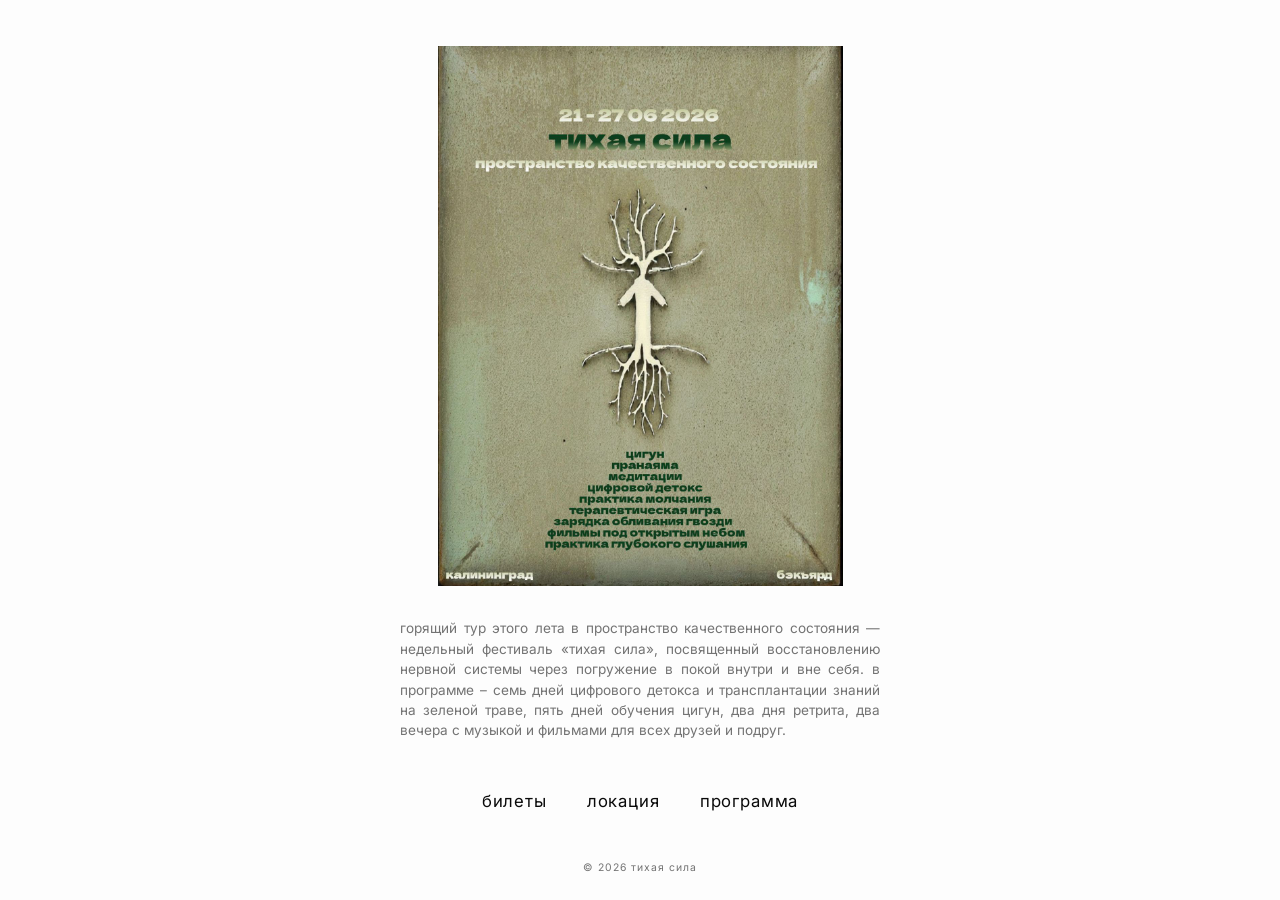
<file: quitestrong/index.html>
<!doctype html>
<html lang="ru">
    <head>
        <meta charset="UTF-8" />
        <meta name="viewport" content="width=device-width, initial-scale=1.0" />
        <title>тихая сила</title>
        <link rel="preconnect" href="https://fonts.googleapis.com" />
        <link rel="preconnect" href="https://fonts.gstatic.com" crossorigin />
        <link
            href="https://fonts.googleapis.com/css2?family=Inter:wght@300;400;500&display=swap"
            rel="stylesheet"
        />
        <link rel="stylesheet" href="styles.css" />
    </head>
    <body>
        <main class="landing">
            <div class="landing-content">
                <div class="poster-wrap">
                    <img src="hero.jpg" alt="тихая сила" class="poster" />
                </div>

                <div class="description-block">
                    <p>
                        горящий тур этого лета в пространство качественного
                        состояния — недельный фестиваль «тихая сила»,
                        посвященный восстановлению нервной системы через
                        погружение в покой внутри и вне себя. в программе – семь
                        дней цифрового детокса и трансплантации знаний на
                        зеленой траве, пять дней обучения цигун, два дня
                        ретрита, два вечера с музыкой и фильмами для всех друзей
                        и подруг.
                    </p>
                </div>

                <nav class="action-links">
                    <button
                        class="nav-link"
                        onclick="openModal('modal-tickets')"
                    >
                        билеты
                    </button>
                    <a
                        href="https://vk.com/velo_atelie"
                        target="_blank"
                        rel="noopener noreferrer"
                        class="nav-link"
                        >локация</a
                    >
                    <button
                        class="nav-link"
                        onclick="openModal('modal-program')"
                    >
                        программа
                    </button>
                </nav>
            </div>
            <div class="footer-copy">© 2026 тихая сила</div>
        </main>

        <!-- Modal: Tickets -->
        <div class="modal-overlay" id="modal-tickets">
            <div class="modal-content modal-large">
                <button class="close-btn" onclick="closeModal('modal-tickets')">
                    ✕
                </button>

                <div class="modal-intro">
                    <p>
                        существует три варианта посещения пространства
                        качественного состояния – погрузиться полностью и
                        освоить первую ступенью развивающей системы чжун юань
                        цигун; выделить выходной на ретрит с практиками; заехать
                        на вечерний ритуал.
                    </p>
                    <p>
                        полное погружение 21 - 27 июня<br />
                        выходной ретрит 26 - 27 июня<br />
                        трибал ритуал 27 июня
                    </p>
                </div>

                <div class="tickets-grid">
                    <div class="ticket-col">
                        <h3>полное погружение</h3>
                        <span class="schedule-label">пример расписания:</span>
                        <ul class="ticket-schedule">
                            <li>
                                <span class="time">09:00</span>
                                <span class="desc">чай + зарядка</span>
                            </li>
                            <li>
                                <span class="time">09:45</span>
                                <span class="desc">пранаяма + медитация</span>
                            </li>
                            <li>
                                <span class="time">11:00</span>
                                <span class="desc"
                                    >обливания + гвозди + завтрак</span
                                >
                            </li>
                            <li>
                                <span class="time">12:00</span>
                                <span class="desc">обучение</span>
                            </li>
                            <li>
                                <span class="time">15:00</span>
                                <span class="desc">буфет</span>
                            </li>
                            <li>
                                <span class="time">16:00</span>
                                <span class="desc"
                                    >лес / практика молчания и созерцания</span
                                >
                            </li>
                            <li>
                                <span class="time">20:00</span>
                                <span class="desc"
                                    >пранаяма + медитация на закате</span
                                >
                            </li>
                            <li>
                                <span class="time">22:00</span>
                                <span class="desc">расход</span>
                            </li>
                        </ul>
                        <button
                            class="buy-btn"
                            onclick="openModal('modal-payment')"
                        >
                            купить билет (5000р)
                        </button>
                    </div>

                    <div class="ticket-col">
                        <h3>выходной ретрит</h3>
                        <span class="schedule-label">пример расписания:</span>
                        <ul class="ticket-schedule">
                            <li>
                                <span class="time">16:00</span>
                                <span class="desc"
                                    >какао + лекция про цифровой детокс</span
                                >
                            </li>
                            <li>
                                <span class="time">17:00</span>
                                <span class="desc"
                                    >практика глубокого слушания</span
                                >
                            </li>
                            <li>
                                <span class="time">20:00</span>
                                <span class="desc">Кояанискаци (1 ч 27 м)</span>
                            </li>
                            <li>
                                <span class="time">22:00</span>
                                <span class="desc"
                                    >чай + пранаяма + медитация у костра</span
                                >
                            </li>
                            <li>
                                <span class="time">00:00</span>
                                <span class="desc">расход</span>
                            </li>
                        </ul>
                        <button
                            class="buy-btn"
                            onclick="openModal('modal-payment')"
                        >
                            купить билет (2000р)
                        </button>
                    </div>

                    <div class="ticket-col">
                        <h3>вечеринка</h3>
                        <span class="schedule-label">пример расписания:</span>
                        <ul class="ticket-schedule">
                            <li>
                                <span class="time">17:00</span>
                                <span class="desc">глубокое слушание</span>
                            </li>
                            <li>
                                <span class="time">22:00</span>
                                <span class="desc">МЦСЛ (1 ч 17 м)</span>
                            </li>
                            <li>
                                <span class="time">00:00</span>
                                <span class="desc">конец</span>
                            </li>
                        </ul>
                        <button
                            class="buy-btn"
                            onclick="openModal('modal-payment')"
                        >
                            купить билет (1000р)
                        </button>
                    </div>
                </div>
            </div>
        </div>

        <!-- Nested Modal: Payment Options -->
        <div class="modal-overlay" id="modal-payment">
            <div class="modal-content modal-small">
                <button class="close-btn" onclick="closeModal('modal-payment')">
                    ✕
                </button>
                <h3 style="margin-bottom: 2rem; font-size: 1rem">
                    выберите способ оплаты
                </h3>
                <div class="payment-options">
                    <a
                        href="https://prodamus.ru/"
                        target="_blank"
                        rel="noopener noreferrer"
                        class="buy-btn"
                        >QR</a
                    >
                    <a
                        href="https://prodamus.ru/"
                        target="_blank"
                        rel="noopener noreferrer"
                        class="buy-btn"
                        >Карта РФ / СБП</a
                    >
                    <a
                        href="https://prodamus.ru/"
                        target="_blank"
                        rel="noopener noreferrer"
                        class="buy-btn"
                        >Карта не РФ</a
                    >
                </div>
            </div>
        </div>

        <!-- Modal: Program -->
        <div class="modal-overlay" id="modal-program">
            <div class="modal-content">
                <button class="close-btn" onclick="closeModal('modal-program')">
                    ✕
                </button>
                <div class="program-content">
                    <div class="modal-intro">
                        <img
                            src="program.png"
                            alt="программа"
                            class="program-img"
                        />
                        <h2>программа</h2>
                        <p>
                            в программе фестиваля – активности, направленные на
                            регуляцию нервной системы и расширение познания. в
                            ходе практик гости фестиваля освоят навыки
                            саморегуляции – научатся контактировать с телом,
                            приводить ум в состояние покоя, смогут
                            концентрировать и разряжать внимание, разовьют
                            психологическую устойчивость. тихая сила останется с
                            учениками на всю жизнь.
                        </p>
                    </div>

                    <section class="list-section" id="audio-spa">
                        <h2>аудиальный спа</h2>
                        <ul class="item-list">
                            <li class="list-item">
                                <span class="list-item-title">m23</span>
                                <span class="list-item-desc"
                                    >загадочно-шумовое, восточные сказки и
                                    пост-панк</span
                                >
                            </li>
                            <li class="list-item">
                                <span class="list-item-title"
                                    >marina bibik</span
                                >
                                <span class="list-item-desc"
                                    >личный нарратив от шаманского до
                                    эмбиента</span
                                >
                            </li>
                            <li class="list-item">
                                <span class="list-item-title"
                                    >mind elsewhere</span
                                >
                                <span class="list-item-desc"
                                    >этно–фанк, архаично-академические
                                    эксперименты</span
                                >
                            </li>
                            <li class="list-item">
                                <span class="list-item-title"
                                    >backtodaroots</span
                                >
                                <span class="list-item-desc"
                                    >аналоговый регги-джаз c речитативом</span
                                >
                            </li>
                            <li class="list-item">
                                <span class="list-item-title">shaggy</span>
                                <span class="list-item-desc"
                                    >кассеты, diy синтезаторы, филд
                                    рекординг</span
                                >
                            </li>
                            <li class="list-item">
                                <span class="list-item-title">step rock</span>
                                <span class="list-item-desc"
                                    >бонго и джембе, пандейро и флейта,
                                    варган</span
                                >
                            </li>
                            <li class="list-item">
                                <span class="list-item-title">pank</span>
                                <span class="list-item-desc"
                                    >глитчи басс и брейк, лоу-фи с элементами
                                    хоррора</span
                                >
                            </li>
                            <li class="list-item">
                                <span class="list-item-title">yasya</span>
                                <span class="list-item-desc">дроун нойз</span>
                            </li>
                        </ul>
                    </section>

                    <section class="list-section" id="films">
                        <h2>фильмы</h2>
                        <ul class="item-list">
                            <li class="list-item">
                                <a
                                    href="https://www.imdb.com/title/tt0243017/"
                                    target="_blank"
                                    rel="noopener noreferrer"
                                >
                                    <span class="list-item-title"
                                        >Пробуждение жизни (Waking Life)</span
                                    >
                                    <span class="list-item-desc"
                                        >Ричард Линклейтер, 2001</span
                                    >
                                </a>
                            </li>
                            <li class="list-item">
                                <a
                                    href="https://www.imdb.com/title/tt0071853/"
                                    target="_blank"
                                    rel="noopener noreferrer"
                                >
                                    <span class="list-item-title"
                                        >Святая гора (The Holy Mountain)</span
                                    >
                                    <span class="list-item-desc"
                                        >Алехандро Ходоровски, 1973</span
                                    >
                                </a>
                            </li>
                            <li class="list-item">
                                <a
                                    href="https://www.imdb.com/title/tt0358300/"
                                    target="_blank"
                                    rel="noopener noreferrer"
                                >
                                    <span class="list-item-title"
                                        >Великие йоги тибета (The Yogis of
                                        Tibet)</span
                                    >
                                    <span class="list-item-desc"
                                        >JEHM film, 2002</span
                                    >
                                </a>
                            </li>
                            <li class="list-item">
                                <a
                                    href="https://www.imdb.com/title/tt2126496/"
                                    target="_blank"
                                    rel="noopener noreferrer"
                                >
                                    <span class="list-item-title"
                                        >Дыхание Богов (Breath of the
                                        Gods)</span
                                    >
                                    <span class="list-item-desc"
                                        >Ян Шмидт-Гарре, 2012</span
                                    >
                                </a>
                            </li>
                            <li class="list-item">
                                <a
                                    href="https://www.imdb.com/title/tt1342971/"
                                    target="_blank"
                                    rel="noopener noreferrer"
                                >
                                    <span class="list-item-title"
                                        >В поисках Древнего Тибета</span
                                    >
                                    <span class="list-item-desc"
                                        >Томас Шмидт, 2010</span
                                    >
                                </a>
                            </li>
                            <li class="list-item">
                                <a
                                    href="https://www.imdb.com/title/tt0274152/"
                                    target="_blank"
                                    rel="noopener noreferrer"
                                >
                                    <span class="list-item-title"
                                        >Законы солнца (The Laws of the
                                        Sun)</span
                                    >
                                    <span class="list-item-desc"
                                        >Group TAC, 2000</span
                                    >
                                </a>
                            </li>
                            <li class="list-item">
                                <a
                                    href="https://www.imdb.com/title/tt1701977/"
                                    target="_blank"
                                    rel="noopener noreferrer"
                                >
                                    <span class="list-item-title"
                                        >Сияющая луна (Brilliant Moon)</span
                                    >
                                    <span class="list-item-desc"
                                        >Дилго Кхьенце Ринпоче, 2010</span
                                    >
                                </a>
                            </li>
                            <li class="list-item">
                                <a
                                    href="https://www.imdb.com/title/tt0085809/"
                                    target="_blank"
                                    rel="noopener noreferrer"
                                >
                                    <span class="list-item-title"
                                        >Кояанискаци (Koyaanisqatsi)</span
                                    >
                                    <span class="list-item-desc"
                                        >Годфри Реджио, 1982</span
                                    >
                                </a>
                            </li>
                            <li class="list-item">
                                <a
                                    href="https://www.imdb.com/title/tt0114589/"
                                    target="_blank"
                                    rel="noopener noreferrer"
                                >
                                    <span class="list-item-title"
                                        >Синтетические удовольствия</span
                                    >
                                    <span class="list-item-desc"
                                        >Иара Ли, 1996</span
                                    >
                                </a>
                            </li>
                            <li class="list-item">
                                <a
                                    href="https://www.imdb.com/title/tt0084628/"
                                    target="_blank"
                                    rel="noopener noreferrer"
                                >
                                    <span class="list-item-title"
                                        >Без солнца (Sans Soleil)</span
                                    >
                                    <span class="list-item-desc"
                                        >Крис Маркер, 1982</span
                                    >
                                </a>
                            </li>
                            <li class="list-item">
                                <a
                                    href="https://www.imdb.com/title/tt0770802/"
                                    target="_blank"
                                    rel="noopener noreferrer"
                                >
                                    <span class="list-item-title"
                                        >Самсара (Samsara)</span
                                    >
                                    <span class="list-item-desc"
                                        >Рон Фрике, 2011</span
                                    >
                                </a>
                            </li>
                            <li class="list-item">
                                <a
                                    href="https://www.imdb.com/title/tt0103767/"
                                    target="_blank"
                                    rel="noopener noreferrer"
                                >
                                    <span class="list-item-title"
                                        >Барака (Baraka)</span
                                    >
                                    <span class="list-item-desc"
                                        >Рон Фрике, 1992</span
                                    >
                                </a>
                            </li>
                            <li class="list-item">
                                <a
                                    href="https://www.imdb.com/title/tt0141566/"
                                    target="_blank"
                                    rel="noopener noreferrer"
                                >
                                    <span class="list-item-title"
                                        >МЦСЛ (Lucky People Center)</span
                                    >
                                    <span class="list-item-desc"
                                        >1998, Швеция</span
                                    >
                                </a>
                            </li>
                            <li class="list-item">
                                <a
                                    href="https://www.imdb.com/title/tt0137523/"
                                    target="_blank"
                                    rel="noopener noreferrer"
                                >
                                    <span class="list-item-title"
                                        >Бойцовский клуб (Fight Club)</span
                                    >
                                    <span class="list-item-desc"
                                        >Дэвид Финчер, 1999</span
                                    >
                                </a>
                            </li>
                        </ul>
                    </section>
                </div>
            </div>
        </div>

        <script>
            function openModal(id) {
                document.getElementById(id).classList.add("active");
            }
            function closeModal(id) {
                document.getElementById(id).classList.remove("active");
            }

            // Close on clicking outside
            document.querySelectorAll(".modal-overlay").forEach((overlay) => {
                overlay.addEventListener("mousedown", (e) => {
                    if (e.target === overlay) {
                        overlay.classList.remove("active");
                    }
                });
            });
        </script>
    </body>
</html>
</file>
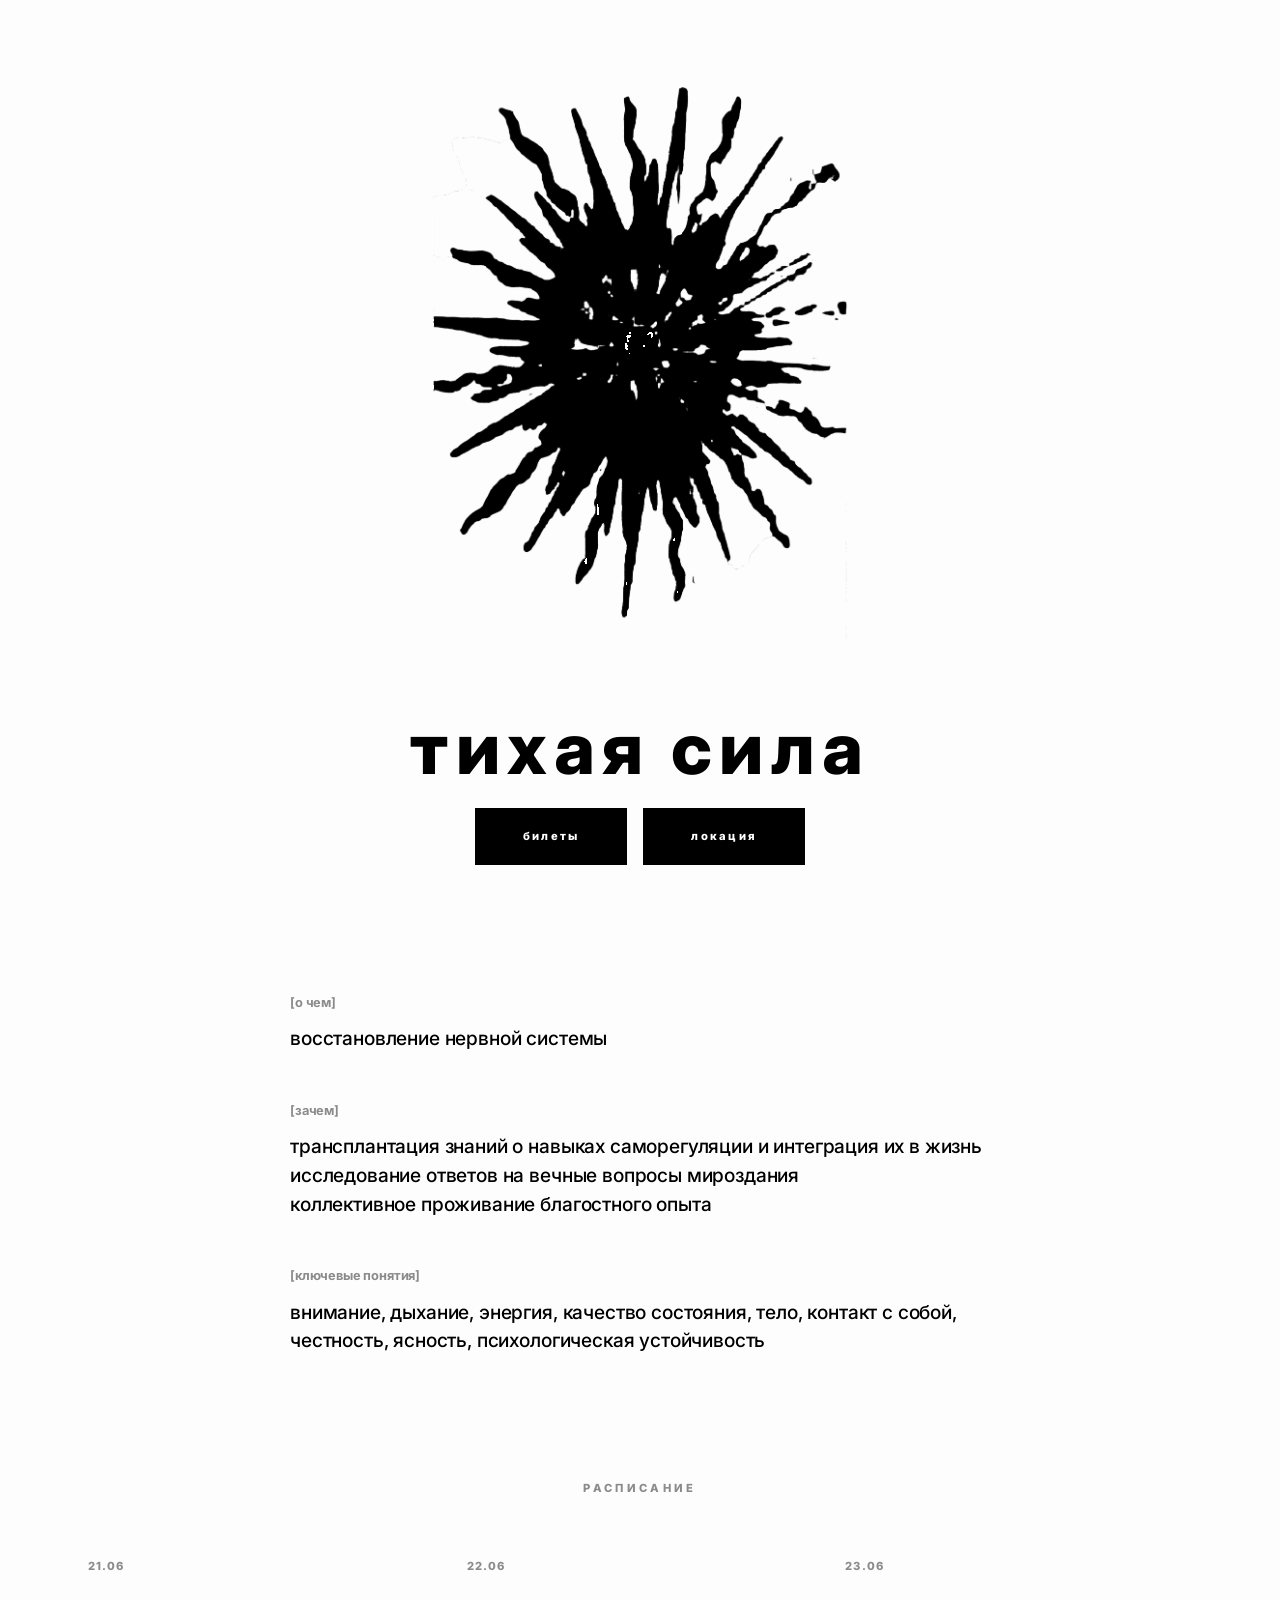
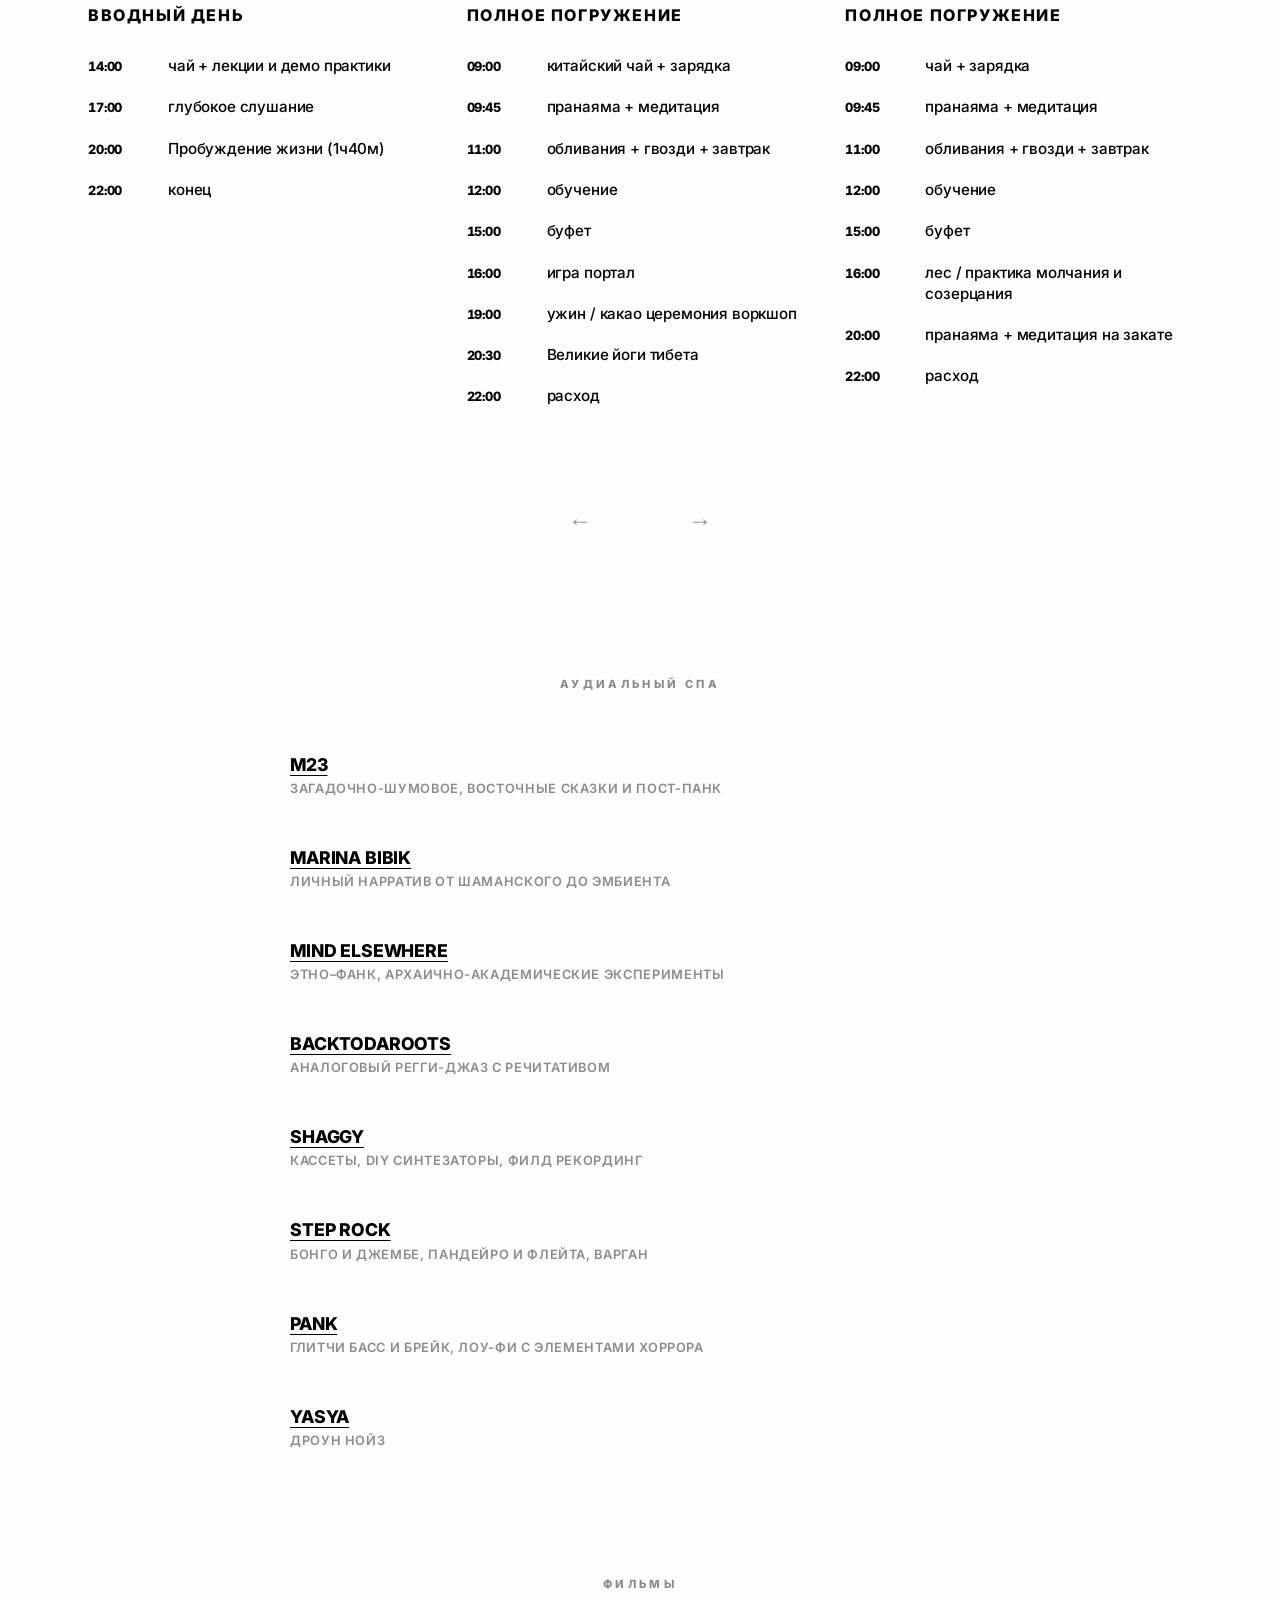
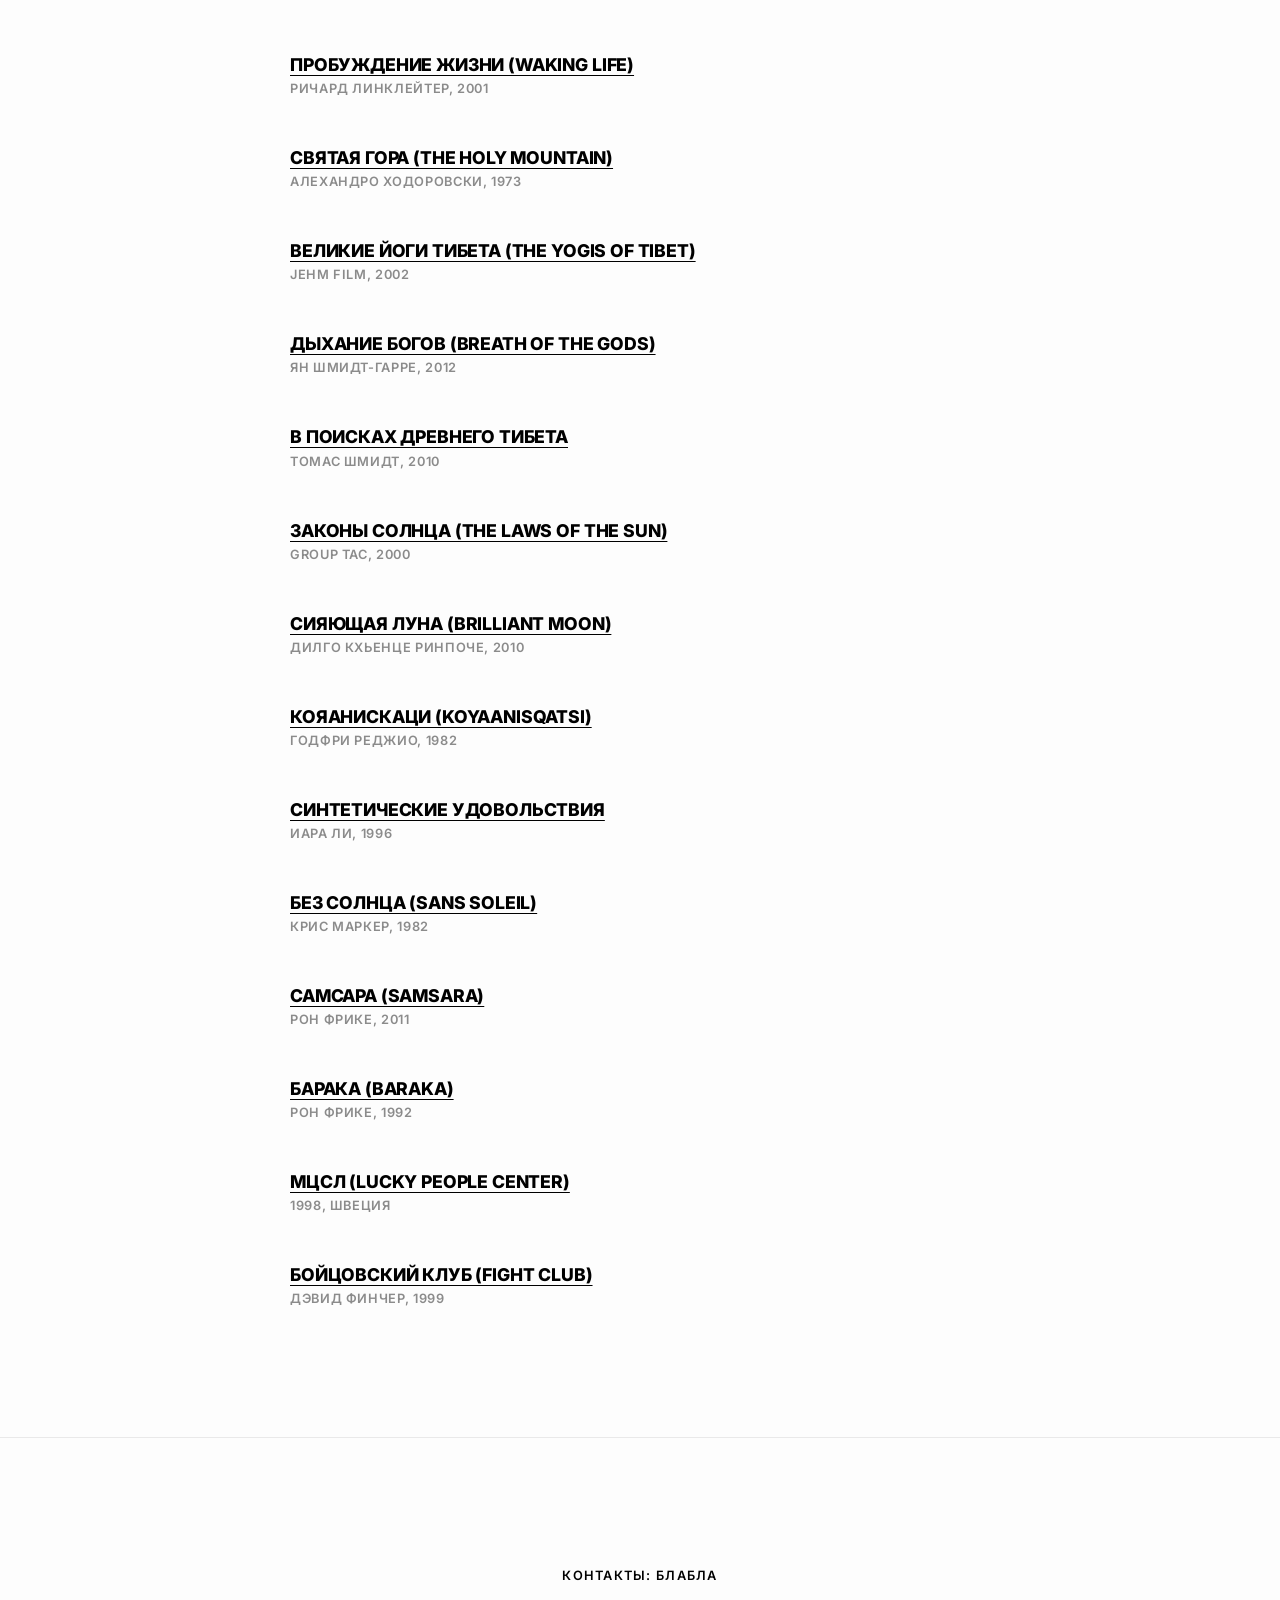
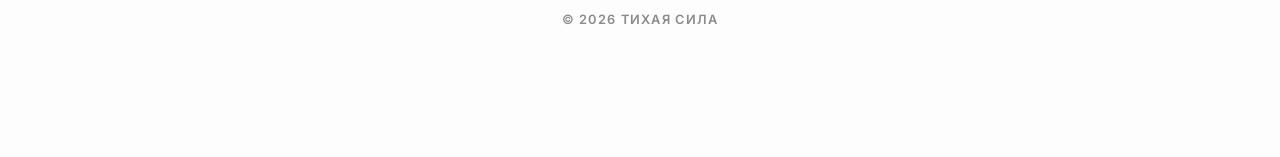
<file: quitestrong_backup/index.html>
<!doctype html>
<html lang="ru">
    <head>
        <meta charset="UTF-8" />
        <meta name="viewport" content="width=device-width, initial-scale=1.0" />
        <title>тихая сила</title>
        <link rel="preconnect" href="https://fonts.googleapis.com" />
        <link rel="preconnect" href="https://fonts.gstatic.com" crossorigin />
        <link
            href="https://fonts.googleapis.com/css2?family=Inter:wght@300;400;500;600;700&display=swap"
            rel="stylesheet"
        />
        <link rel="stylesheet" href="styles.css" />
    </head>
    <body>
        <svg style="width: 0; height: 0; position: absolute" aria-hidden="true">
            <filter id="threshold">
                <feColorMatrix
                    type="matrix"
                    values="0.3333 0.3333 0.3333 0 0
                                                 0.3333 0.3333 0.3333 0 0
                                                 0.3333 0.3333 0.3333 0 0
                                                 0      0      0      1 0"
                />
                <feComponentTransfer>
                    <feFuncR type="discrete" tableValues="1 0" />
                    <feFuncG type="discrete" tableValues="1 0" />
                    <feFuncB type="discrete" tableValues="1 0" />
                </feComponentTransfer>
            </filter>
        </svg>

        <main>
            <section class="hero" id="hero">
                <div class="hero-img-wrap">
                    <img src="hero.png" alt="" class="hero-img" />
                </div>
                <h1>тихая сила</h1>
                <div class="hero-actions">
                    <a
                        href="https://prodamus.ru/"
                        target="_blank"
                        rel="noopener noreferrer"
                        class="btn-ticket"
                        >билеты</a
                    >
                    <a
                        href="https://instagram.com/"
                        target="_blank"
                        rel="noopener noreferrer"
                        class="btn-ticket"
                        >локация</a
                    >
                </div>
            </section>

            <div class="container">
                <section class="about" id="about">
                    <div class="about-item">
                        <span class="label">о чем</span>
                        <p>восстановление нервной системы</p>
                    </div>

                    <div class="about-item">
                        <span class="label">зачем</span>
                        <p>
                            трансплантация знаний о навыках саморегуляции и
                            интеграция их в жизнь
                        </p>
                        <p>исследование ответов на вечные вопросы мироздания</p>
                        <p>коллективное проживание благостного опыта</p>
                    </div>

                    <div class="about-item">
                        <span class="label">ключевые понятия</span>
                        <p>
                            внимание, дыхание, энергия, качество состояния,
                            тело, контакт с собой, честность, ясность,
                            психологическая устойчивость
                        </p>
                    </div>
                </section>

                <section class="schedule" id="schedule">
                    <h2>расписание</h2>
                    <div class="schedule-container" id="scheduleContainer">
                        <div class="schedule-day">
                            <span class="date-label">21.06</span>
                            <h3>вводный день</h3>
                            <div class="event first">
                                <span class="time">14:00</span>
                                <span class="desc"
                                    >чай + лекции и демо практики</span
                                >
                            </div>
                            <div class="event">
                                <span class="time">17:00</span>
                                <span class="desc">глубокое слушание</span>
                            </div>
                            <div class="event">
                                <span class="time">20:00</span>
                                <span class="desc"
                                    >Пробуждение жизни (1ч40м)</span
                                >
                            </div>
                            <div class="event">
                                <span class="time">22:00</span>
                                <span class="desc">конец</span>
                            </div>
                        </div>

                        <div class="schedule-day">
                            <span class="date-label">22.06</span>
                            <h3>полное погружение</h3>
                            <div class="event first">
                                <span class="time">09:00</span>
                                <span class="desc"
                                    >китайский чай + зарядка</span
                                >
                            </div>
                            <div class="event">
                                <span class="time">09:45</span>
                                <span class="desc">пранаяма + медитация</span>
                            </div>
                            <div class="event">
                                <span class="time">11:00</span>
                                <span class="desc"
                                    >обливания + гвозди + завтрак</span
                                >
                            </div>
                            <div class="event">
                                <span class="time">12:00</span>
                                <span class="desc">обучение</span>
                            </div>
                            <div class="event">
                                <span class="time">15:00</span>
                                <span class="desc">буфет</span>
                            </div>
                            <div class="event">
                                <span class="time">16:00</span>
                                <span class="desc">игра портал</span>
                            </div>
                            <div class="event">
                                <span class="time">19:00</span>
                                <span class="desc"
                                    >ужин / какао церемония воркшоп</span
                                >
                            </div>
                            <div class="event">
                                <span class="time">20:30</span>
                                <span class="desc">Великие йоги тибета</span>
                            </div>
                            <div class="event">
                                <span class="time">22:00</span>
                                <span class="desc">расход</span>
                            </div>
                        </div>

                        <div class="schedule-day">
                            <span class="date-label">23.06</span>
                            <h3>полное погружение</h3>
                            <div class="event first">
                                <span class="time">09:00</span>
                                <span class="desc">чай + зарядка</span>
                            </div>
                            <div class="event">
                                <span class="time">09:45</span>
                                <span class="desc">пранаяма + медитация</span>
                            </div>
                            <div class="event">
                                <span class="time">11:00</span>
                                <span class="desc"
                                    >обливания + гвозди + завтрак</span
                                >
                            </div>
                            <div class="event">
                                <span class="time">12:00</span>
                                <span class="desc">обучение</span>
                            </div>
                            <div class="event">
                                <span class="time">15:00</span>
                                <span class="desc">буфет</span>
                            </div>
                            <div class="event">
                                <span class="time">16:00</span>
                                <span class="desc"
                                    >лес / практика молчания и созерцания</span
                                >
                            </div>
                            <div class="event">
                                <span class="time">20:00</span>
                                <span class="desc"
                                    >пранаяма + медитация на закате</span
                                >
                            </div>
                            <div class="event">
                                <span class="time">22:00</span>
                                <span class="desc">расход</span>
                            </div>
                        </div>

                        <div class="schedule-day">
                            <span class="date-label">24.06</span>
                            <h3>выходной ретрит</h3>
                            <div class="event first">
                                <span class="time">16:00</span>
                                <span class="desc"
                                    >какао + лекция про цифровой детокс</span
                                >
                            </div>
                            <div class="event">
                                <span class="time">17:00</span>
                                <span class="desc"
                                    >практика глубокого слушания</span
                                >
                            </div>
                            <div class="event">
                                <span class="time">20:00</span>
                                <span class="desc">Кояанискаци (1 ч 27 м)</span>
                            </div>
                            <div class="event">
                                <span class="time">22:00</span>
                                <span class="desc"
                                    >чай + пранаяма + медитация у костра</span
                                >
                            </div>
                            <div class="event">
                                <span class="time">00:00</span>
                                <span class="desc">расход</span>
                            </div>
                        </div>

                        <div class="schedule-day">
                            <span class="date-label">25.06</span>
                            <h3>ретрит день 2</h3>
                            <div class="event first">
                                <span class="time">09:00</span>
                                <span class="desc">чай + зарядка</span>
                            </div>
                            <div class="event">
                                <span class="time">09:45</span>
                                <span class="desc">пранаяма + медитация</span>
                            </div>
                            <div class="event">
                                <span class="time">11:00</span>
                                <span class="desc"
                                    >обливания + гвозди + завтрак</span
                                >
                            </div>
                            <div class="event">
                                <span class="time">12:00</span>
                                <span class="desc">практики</span>
                            </div>
                            <div class="event">
                                <span class="time">17:00</span>
                                <span class="desc">глубокое слушание</span>
                            </div>
                            <div class="event">
                                <span class="time">22:00</span>
                                <span class="desc">МЦСЛ (1 ч 17 м)</span>
                            </div>
                            <div class="event">
                                <span class="time">00:00</span>
                                <span class="desc">конец</span>
                            </div>
                        </div>

                        <div class="schedule-day">
                            <span class="date-label">26.06</span>
                            <h3>трибал ритуал</h3>
                            <div class="event first">
                                <span class="time">17:00</span>
                                <span class="desc">глубокое слушание</span>
                            </div>
                            <div class="event">
                                <span class="time">22:00</span>
                                <span class="desc">МЦСЛ (1 ч 17 м)</span>
                            </div>
                            <div class="event">
                                <span class="time">00:00</span>
                                <span class="desc">конец</span>
                            </div>
                        </div>
                    </div>
                    <div class="schedule-nav">
                        <button class="nav-btn" id="prevDay">←</button>
                        <button class="nav-btn" id="nextDay">→</button>
                    </div>
                </section>

                <section class="list-section" id="audio-spa">
                    <h2>аудиальный спа</h2>
                    <ul class="item-list">
                        <li class="list-item">
                            <span class="list-item-title">m23</span>
                            <span class="list-item-desc"
                                >загадочно-шумовое, восточные сказки и
                                пост-панк</span
                            >
                        </li>
                        <li class="list-item">
                            <span class="list-item-title">marina bibik</span>
                            <span class="list-item-desc"
                                >личный нарратив от шаманского до эмбиента</span
                            >
                        </li>
                        <li class="list-item">
                            <span class="list-item-title">mind elsewhere</span>
                            <span class="list-item-desc"
                                >этно–фанк, архаично-академические
                                эксперименты</span
                            >
                        </li>
                        <li class="list-item">
                            <span class="list-item-title">backtodaroots</span>
                            <span class="list-item-desc"
                                >аналоговый регги-джаз c речитативом</span
                            >
                        </li>
                        <li class="list-item">
                            <span class="list-item-title">shaggy</span>
                            <span class="list-item-desc"
                                >кассеты, diy синтезаторы, филд рекординг</span
                            >
                        </li>
                        <li class="list-item">
                            <span class="list-item-title">step rock</span>
                            <span class="list-item-desc"
                                >бонго и джембе, пандейро и флейта, варган</span
                            >
                        </li>
                        <li class="list-item">
                            <span class="list-item-title">pank</span>
                            <span class="list-item-desc"
                                >глитчи басс и брейк, лоу-фи с элементами
                                хоррора</span
                            >
                        </li>
                        <li class="list-item">
                            <span class="list-item-title">yasya</span>
                            <span class="list-item-desc">дроун нойз</span>
                        </li>
                    </ul>
                </section>

                <section class="list-section" id="films">
                    <h2>фильмы</h2>
                    <ul class="item-list">
                        <li class="list-item">
                            <a
                                href="https://www.imdb.com/title/tt0243017/"
                                target="_blank"
                            >
                                <span class="list-item-title"
                                    >Пробуждение жизни (Waking Life)</span
                                >
                                <span class="list-item-desc"
                                    >Ричард Линклейтер, 2001</span
                                >
                            </a>
                        </li>
                        <li class="list-item">
                            <a
                                href="https://www.imdb.com/title/tt0071853/"
                                target="_blank"
                            >
                                <span class="list-item-title"
                                    >Святая гора (The Holy Mountain)</span
                                >
                                <span class="list-item-desc"
                                    >Алехандро Ходоровски, 1973</span
                                >
                            </a>
                        </li>
                        <li class="list-item">
                            <a
                                href="https://www.imdb.com/title/tt0358300/"
                                target="_blank"
                            >
                                <span class="list-item-title"
                                    >Великие йоги тибета (The Yogis of
                                    Tibet)</span
                                >
                                <span class="list-item-desc"
                                    >JEHM film, 2002</span
                                >
                            </a>
                        </li>
                        <li class="list-item">
                            <a
                                href="https://www.imdb.com/title/tt2126496/"
                                target="_blank"
                            >
                                <span class="list-item-title"
                                    >Дыхание Богов (Breath of the Gods)</span
                                >
                                <span class="list-item-desc"
                                    >Ян Шмидт-Гарре, 2012</span
                                >
                            </a>
                        </li>
                        <li class="list-item">
                            <a
                                href="https://www.imdb.com/title/tt1342971/"
                                target="_blank"
                            >
                                <span class="list-item-title"
                                    >В поисках Древнего Тибета</span
                                >
                                <span class="list-item-desc"
                                    >Томас Шмидт, 2010</span
                                >
                            </a>
                        </li>
                        <li class="list-item">
                            <a
                                href="https://www.imdb.com/title/tt0274152/"
                                target="_blank"
                            >
                                <span class="list-item-title"
                                    >Законы солнца (The Laws of the Sun)</span
                                >
                                <span class="list-item-desc"
                                    >Group TAC, 2000</span
                                >
                            </a>
                        </li>
                        <li class="list-item">
                            <a
                                href="https://www.imdb.com/title/tt1701977/"
                                target="_blank"
                            >
                                <span class="list-item-title"
                                    >Сияющая луна (Brilliant Moon)</span
                                >
                                <span class="list-item-desc"
                                    >Дилго Кхьенце Ринпоче, 2010</span
                                >
                            </a>
                        </li>
                        <li class="list-item">
                            <a
                                href="https://www.imdb.com/title/tt0085809/"
                                target="_blank"
                            >
                                <span class="list-item-title"
                                    >Кояанискаци (Koyaanisqatsi)</span
                                >
                                <span class="list-item-desc"
                                    >Годфри Реджио, 1982</span
                                >
                            </a>
                        </li>
                        <li class="list-item">
                            <a
                                href="https://www.imdb.com/title/tt0114589/"
                                target="_blank"
                            >
                                <span class="list-item-title"
                                    >Синтетические удовольствия</span
                                >
                                <span class="list-item-desc"
                                    >Иара Ли, 1996</span
                                >
                            </a>
                        </li>
                        <li class="list-item">
                            <a
                                href="https://www.imdb.com/title/tt0084628/"
                                target="_blank"
                            >
                                <span class="list-item-title"
                                    >Без солнца (Sans Soleil)</span
                                >
                                <span class="list-item-desc"
                                    >Крис Маркер, 1982</span
                                >
                            </a>
                        </li>
                        <li class="list-item">
                            <a
                                href="https://www.imdb.com/title/tt0770802/"
                                target="_blank"
                            >
                                <span class="list-item-title"
                                    >Самсара (Samsara)</span
                                >
                                <span class="list-item-desc"
                                    >Рон Фрике, 2011</span
                                >
                            </a>
                        </li>
                        <li class="list-item">
                            <a
                                href="https://www.imdb.com/title/tt0103767/"
                                target="_blank"
                            >
                                <span class="list-item-title"
                                    >Барака (Baraka)</span
                                >
                                <span class="list-item-desc"
                                    >Рон Фрике, 1992</span
                                >
                            </a>
                        </li>
                        <li class="list-item">
                            <a
                                href="https://www.imdb.com/title/tt0141566/"
                                target="_blank"
                            >
                                <span class="list-item-title"
                                    >МЦСЛ (Lucky People Center)</span
                                >
                                <span class="list-item-desc">1998, Швеция</span>
                            </a>
                        </li>
                        <li class="list-item">
                            <a
                                href="https://www.imdb.com/title/tt0137523/"
                                target="_blank"
                            >
                                <span class="list-item-title"
                                    >Бойцовский клуб (Fight Club)</span
                                >
                                <span class="list-item-desc"
                                    >Дэвид Финчер, 1999</span
                                >
                            </a>
                        </li>
                    </ul>
                </section>
            </div>

            <footer>
                <div class="footer-contacts">контакты: блабла</div>
                <div>© 2026 тихая сила</div>
            </footer>
        </main>

        <script>
            const container = document.getElementById("scheduleContainer");
            const scrollAmount = () => {
                if (window.innerWidth >= 1024) {
                    return (container.offsetWidth - 32) / 3 + 32;
                }
                return window.innerWidth - 32;
            };

            document.getElementById("nextDay").onclick = () =>
                container.scrollBy({
                    left: scrollAmount(),
                    behavior: "smooth",
                });
            document.getElementById("prevDay").onclick = () =>
                container.scrollBy({
                    left: -scrollAmount(),
                    behavior: "smooth",
                });
        </script>
    </body>
</html>
</file>
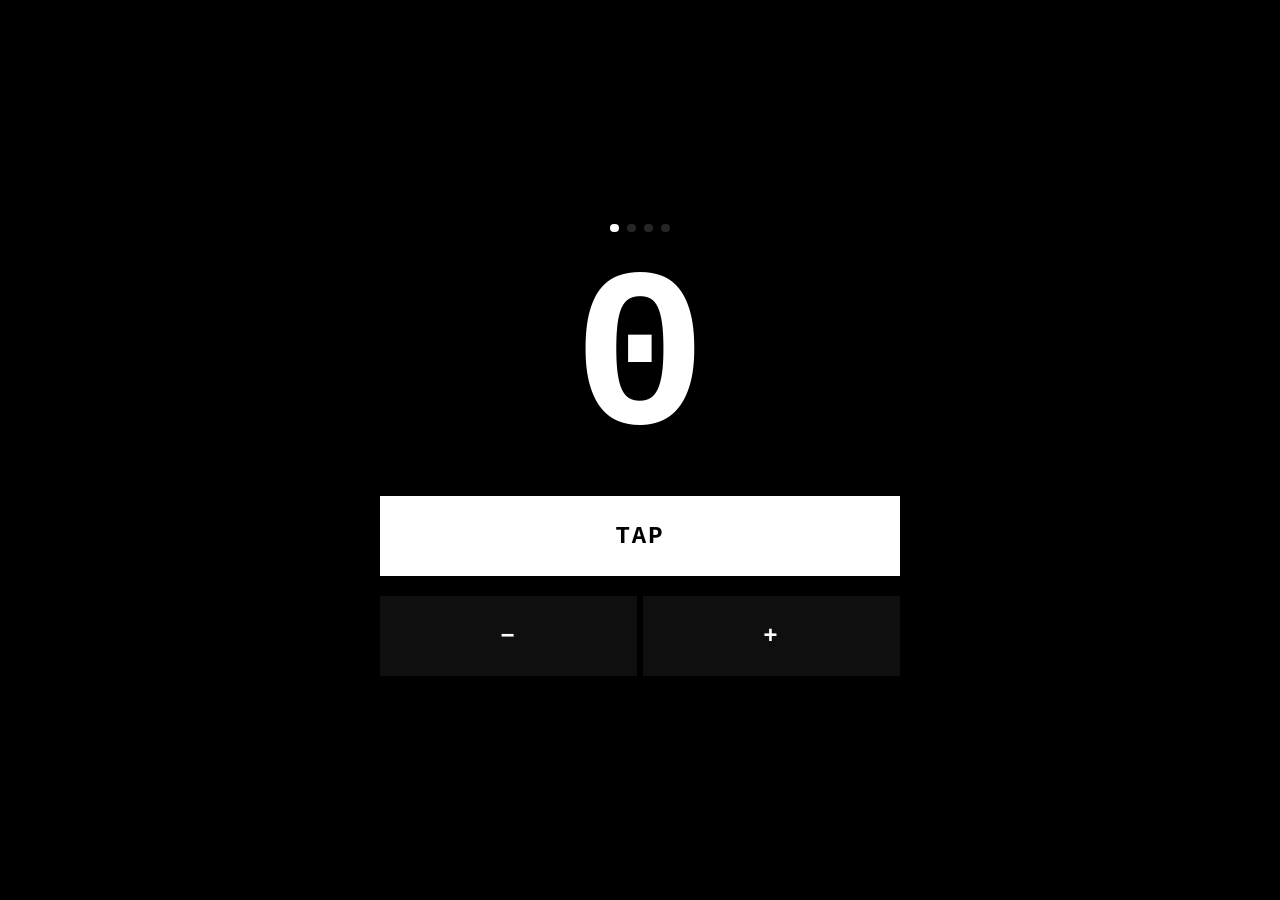
<file: bpm.html>
<!doctype html>
<html lang="en">
  <head>
    <meta charset="UTF-8" />
    <meta name="viewport" content="width=device-width,initial-scale=1,maximum-scale=1,user-scalable=no"/>
    <title>BPM Counter</title>
    <link rel="stylesheet" href="./styles.css" />
    <style>
      html { touch-action: manipulation; }
    </style>
      <meta name="apple-mobile-web-app-capable" content="yes">
    <meta name="apple-mobile-web-app-status-bar-style" content="black-translucent">
    <meta name="mobile-web-app-capable" content="yes">
    <meta name="apple-mobile-web-app-title" content="BPM Counter">
    <meta name="theme-color" content="#000000">
    <link rel="icon" href="data:image/svg+xml;charset=utf-8,%3Csvg%20xmlns%3D%22http%3A%2F%2Fwww.w3.org%2F2000%2Fsvg%22%20viewBox%3D%220%200%20100%20100%22%3E%3Crect%20width%3D%22100%22%20height%3D%22100%22%20fill%3D%22black%22%20rx%3D%2220%22%2F%3E%3Cpath%20d%3D%22M10%2050h20l10-30l20%2060l10-30h20%22%20fill%3D%22none%22%20stroke%3D%22white%22%20stroke-width%3D%2210%22%20stroke-linejoin%3D%22round%22%2F%3E%3C%2Fsvg%3E">
    <link rel="apple-touch-icon" href="data:image/svg+xml;charset=utf-8,%3Csvg%20xmlns%3D%22http%3A%2F%2Fwww.w3.org%2F2000%2Fsvg%22%20viewBox%3D%220%200%20100%20100%22%3E%3Crect%20width%3D%22100%22%20height%3D%22100%22%20fill%3D%22black%22%20rx%3D%2220%22%2F%3E%3Cpath%20d%3D%22M10%2050h20l10-30l20%2060l10-30h20%22%20fill%3D%22none%22%20stroke%3D%22white%22%20stroke-width%3D%2210%22%20stroke-linejoin%3D%22round%22%2F%3E%3C%2Fsvg%3E">
  </head>
  <body>
    <main class="app" aria-live="polite">
      <div class="beat-lights" aria-label="Beat indicator">
        <span class="beat active" data-beat="0"></span>
        <span class="beat" data-beat="1"></span>
        <span class="beat" data-beat="2"></span>
        <span class="beat" data-beat="3"></span>
      </div>
      <div id="bpmValue" class="time main-readout" role="status" aria-label="Beats per minute">0</div>

      <div class="controls bpm-top" aria-label="BPM tap control">
        <button id="tap" class="bpm-tap btn-primary" type="button">Tap</button>
      </div>
      <div class="controls bpm-controls" aria-label="BPM controls">
        <button id="minus" class="bpm-adjust" type="button">−</button>
        <button id="plus" class="bpm-adjust" type="button">+</button>
      </div>
    </main>

    <script>
      document.addEventListener('touchmove', e => e.preventDefault(), { passive: false });

      const bpmValueEl = document.getElementById('bpmValue');
      const beatEls = Array.from(document.querySelectorAll('.beat'));
      const tapBtn = document.getElementById('tap');
      const minusBtn = document.getElementById('minus');
      const plusBtn = document.getElementById('plus');

      let taps = [];
      let bpm = 0;
      let beatStep = 0;
      let beatIntervalId = null;

      function render() {
        bpmValueEl.textContent = String(bpm);
      }

      function renderBeatLights() {
        beatEls.forEach((el, idx) => {
          el.classList.toggle('active', idx === beatStep);
        });
      }

      function stopBeatCounter() {
        if (beatIntervalId) {
          clearInterval(beatIntervalId);
          beatIntervalId = null;
        }
      }

      function restartBeatCounter() {
        stopBeatCounter();
        beatStep = 0;
        renderBeatLights();
        if (bpm <= 0) return;

        const intervalMs = 60000 / bpm;
        beatIntervalId = setInterval(() => {
          beatStep = (beatStep + 1) % 4;
          renderBeatLights();
        }, intervalMs);
      }

      function updateFromTaps() {
        if (taps.length < 2) {
          bpm = 0;
          render();
          restartBeatCounter();
          return;
        }

        const intervals = [];
        for (let i = 1; i < taps.length; i += 1) {
          intervals.push(taps[i] - taps[i - 1]);
        }

        const avgMs = intervals.reduce((sum, n) => sum + n, 0) / intervals.length;
        bpm = Math.max(1, Math.round(60000 / avgMs));
        render();
        restartBeatCounter();
      }

      function tap() {
        const now = performance.now();

        if (taps.length > 0 && now - taps[taps.length - 1] > 2500) {
          taps = [];
        }

        taps.push(now);
        if (taps.length > 8) {
          taps.shift();
        }

        updateFromTaps();
      }

      function bump(delta) {
        bpm = Math.max(0, bpm + delta);
        taps = [];
        render();
        restartBeatCounter();
      }

      tapBtn.addEventListener('click', tap);
      minusBtn.addEventListener('click', () => bump(-1));
      plusBtn.addEventListener('click', () => bump(1));

      window.addEventListener('keydown', (event) => {
        if (event.code === 'Space') {
          event.preventDefault();
          tap();
        }
      });

      render();
      renderBeatLights();
    </script>
  </body>
</html>
</file>
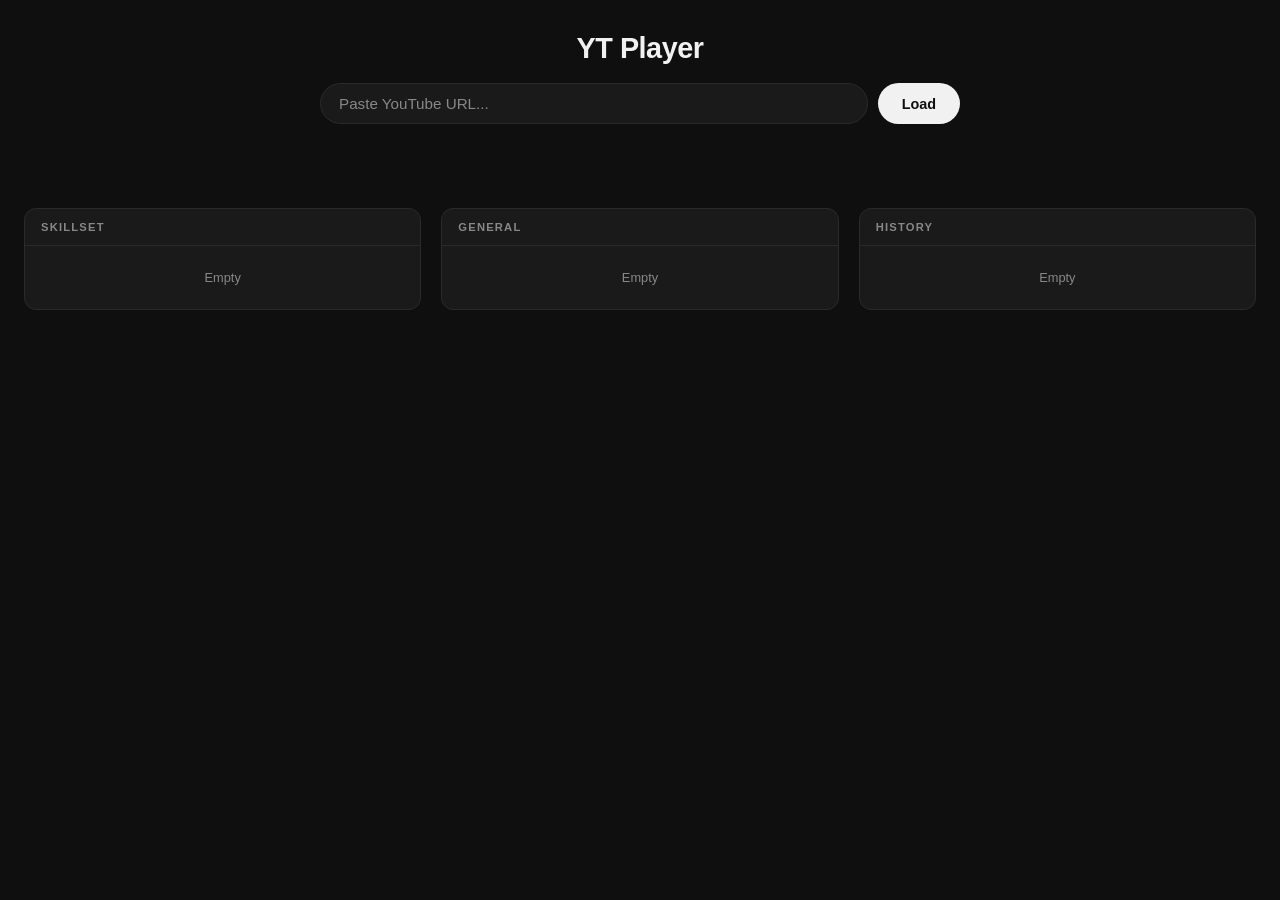
<file: player.html>
<!DOCTYPE html>
<html lang="en">
<head>
  <meta charset="UTF-8" />
  <meta name="viewport" content="width=device-width, initial-scale=1.0" />
  <title>YT Player</title>
  <style>
    *, *::before, *::after { box-sizing: border-box; margin: 0; padding: 0; }

    :root {
      --bg: #0f0f0f;
      --surface: #1a1a1a;
      --border: #2a2a2a;
      --text: #f1f1f1;
      --muted: #888;
      --accent: #f1f1f1;
      --accent-hover: #ccc;
      --green: #4caf50;
      --red: #f55;
      --col-gap: 20px;
    }

    body {
      background: var(--bg);
      color: var(--text);
      font-family: "YouTube Sans", Roboto, Arial, sans-serif;
      min-height: 100vh;
    }

    /* ── SCREENS ───────────────────────────────────────── */

    .screen { display: none; }
    .screen.active { display: flex; flex-direction: column; }

    /* ── MAIN SCREEN ──────────────────────────────────── */

    #main-screen {
      min-height: 100vh;
      padding: 32px 24px 48px;
    }

    .main-header {
      text-align: center;
      margin-bottom: 28px;
    }

    .main-header h1 {
      font-size: 1.8rem;
      font-weight: 700;
      letter-spacing: -0.5px;
      margin-bottom: 18px;
    }

    .url-row {
      display: flex;
      gap: 10px;
      justify-content: center;
      max-width: 640px;
      margin: 0 auto;
    }

    #url-input {
      flex: 1;
      padding: 11px 18px;
      font-size: 0.95rem;
      border: 1px solid var(--border);
      border-radius: 24px;
      background: var(--surface);
      color: var(--text);
      outline: none;
      font-family: inherit;
      transition: border-color 0.15s;
    }

    #url-input:focus { border-color: #555; }
    #url-input::placeholder { color: var(--muted); }

    .btn-primary {
      padding: 11px 24px;
      background: var(--accent);
      color: var(--bg);
      border: none;
      border-radius: 24px;
      font-size: 0.9rem;
      font-weight: 700;
      cursor: pointer;
      white-space: nowrap;
      font-family: inherit;
      transition: background 0.15s;
    }

    .btn-primary:hover { background: var(--accent-hover); }

    #url-error {
      text-align: center;
      color: var(--red);
      font-size: 0.85rem;
      min-height: 1.2em;
      margin-top: 8px;
    }

    /* ── COLUMNS ──────────────────────────────────────── */

    .columns {
      display: grid;
      grid-template-columns: 1fr 1fr 1fr;
      gap: var(--col-gap);
      margin-top: 32px;
      align-items: start;
    }

    .column {
      background: var(--surface);
      border-radius: 12px;
      overflow: hidden;
      border: 1px solid var(--border);
    }

    .column-header {
      padding: 12px 16px;
      font-size: 0.7rem;
      font-weight: 700;
      letter-spacing: 1.2px;
      text-transform: uppercase;
      color: var(--muted);
      border-bottom: 1px solid var(--border);
      user-select: none;
    }

    .column-list {
      max-height: 520px;
      overflow-y: auto;
      scrollbar-width: thin;
      scrollbar-color: #333 transparent;
    }

    .column-list::-webkit-scrollbar { width: 4px; }
    .column-list::-webkit-scrollbar-track { background: transparent; }
    .column-list::-webkit-scrollbar-thumb { background: #333; border-radius: 2px; }

    .column-empty {
      padding: 24px 16px;
      text-align: center;
      color: var(--muted);
      font-size: 0.8rem;
    }

    /* ── VIDEO CARD ───────────────────────────────────── */

    .video-card {
      display: flex;
      gap: 10px;
      align-items: flex-start;
      padding: 10px 12px;
      cursor: pointer;
      border-bottom: 1px solid var(--border);
      position: relative;
      transition: background 0.1s;
    }

    .video-card:last-child { border-bottom: none; }
    .video-card:hover { background: rgba(255,255,255,0.04); }

    .video-card:hover .card-remove {
      opacity: 1;
    }

    .card-thumb {
      flex-shrink: 0;
      width: 100px;
      height: 56px;
      object-fit: cover;
      border-radius: 6px;
      background: #222;
    }

    .card-meta {
      flex: 1;
      min-width: 0;
    }

    .card-title {
      font-size: 0.8rem;
      font-weight: 500;
      line-height: 1.35;
      display: -webkit-box;
      -webkit-line-clamp: 2;
      -webkit-box-orient: vertical;
      overflow: hidden;
      color: var(--text);
    }

    .card-channel {
      font-size: 0.72rem;
      color: var(--muted);
      margin-top: 4px;
      white-space: nowrap;
      overflow: hidden;
      text-overflow: ellipsis;
    }

    .card-remove {
      position: absolute;
      top: 6px;
      right: 6px;
      width: 20px;
      height: 20px;
      background: rgba(0,0,0,0.7);
      border: none;
      border-radius: 50%;
      color: #aaa;
      font-size: 0.75rem;
      line-height: 20px;
      text-align: center;
      cursor: pointer;
      opacity: 0;
      transition: opacity 0.15s, color 0.1s;
      padding: 0;
      font-family: inherit;
    }

    .card-remove:hover { color: var(--red); }

    /* ── PLAYER SCREEN ────────────────────────────────── */

    #player-screen {
      min-height: 100vh;
      padding: 20px 24px 40px;
    }

    .player-topbar {
      margin-bottom: 16px;
    }

    .btn-back {
      background: none;
      border: none;
      color: var(--muted);
      font-size: 0.9rem;
      cursor: pointer;
      padding: 4px 0;
      font-family: inherit;
      transition: color 0.15s;
    }

    .btn-back:hover { color: var(--text); }

    /* padding-top trick: more reliable than aspect-ratio in flex columns */
    .iframe-container {
      width: 100%;
      padding-top: 56.25%; /* 16:9 */
      position: relative;
      background: #000;
      border-radius: 10px;
      overflow: hidden;
      flex-shrink: 0;
    }

    .iframe-container iframe {
      position: absolute;
      top: 0; left: 0;
      width: 100%;
      height: 100%;
      border: 0;
    }

    .player-meta {
      margin-top: 14px;
    }

    #player-title {
      font-size: 1.05rem;
      font-weight: 600;
      line-height: 1.4;
    }

    .player-sub {
      display: flex;
      align-items: center;
      gap: 12px;
      margin-top: 5px;
      flex-wrap: wrap;
    }

    #player-channel {
      font-size: 0.85rem;
      color: var(--muted);
    }

    #player-duration {
      font-size: 0.8rem;
      color: var(--muted);
      background: var(--surface);
      border: 1px solid var(--border);
      border-radius: 4px;
      padding: 2px 7px;
      font-variant-numeric: tabular-nums;
    }

    .player-actions {
      display: flex;
      gap: 10px;
      margin-top: 16px;
      flex-wrap: wrap;
    }

    .btn-save {
      padding: 9px 20px;
      background: none;
      border: 1px solid var(--border);
      border-radius: 20px;
      color: var(--text);
      font-size: 0.85rem;
      font-weight: 600;
      cursor: pointer;
      font-family: inherit;
      transition: border-color 0.15s, color 0.15s, background 0.15s;
    }

    .btn-save:hover:not(:disabled) {
      border-color: #555;
      background: rgba(255,255,255,0.05);
    }

    .btn-save:disabled {
      opacity: 0.35;
      cursor: default;
    }

    .save-feedback {
      font-size: 0.8rem;
      color: var(--green);
      align-self: center;
      min-height: 1.2em;
    }

    /* ── RESPONSIVE ──────────────────────────────────── */

    @media (max-width: 680px) {
      .columns {
        grid-template-columns: 1fr;
      }

      .iframe-container {
        aspect-ratio: unset;
        height: 220px;
      }
    }
  </style>
    <meta name="apple-mobile-web-app-capable" content="yes">
    <meta name="apple-mobile-web-app-status-bar-style" content="black-translucent">
    <meta name="mobile-web-app-capable" content="yes">
    <meta name="apple-mobile-web-app-title" content="Player">
    <meta name="theme-color" content="#000000">
    <link rel="icon" href="data:image/svg+xml;charset=utf-8,%3Csvg%20xmlns%3D%22http%3A%2F%2Fwww.w3.org%2F2000%2Fsvg%22%20viewBox%3D%220%200%20100%20100%22%3E%3Crect%20width%3D%22100%22%20height%3D%22100%22%20fill%3D%22black%22%20rx%3D%2220%22%2F%3E%3Cpolygon%20points%3D%2235%2C25%2035%2C75%2075%2C50%22%20fill%3D%22white%22%2F%3E%3C%2Fsvg%3E">
    <link rel="apple-touch-icon" href="data:image/svg+xml;charset=utf-8,%3Csvg%20xmlns%3D%22http%3A%2F%2Fwww.w3.org%2F2000%2Fsvg%22%20viewBox%3D%220%200%20100%20100%22%3E%3Crect%20width%3D%22100%22%20height%3D%22100%22%20fill%3D%22black%22%20rx%3D%2220%22%2F%3E%3Cpolygon%20points%3D%2235%2C25%2035%2C75%2075%2C50%22%20fill%3D%22white%22%2F%3E%3C%2Fsvg%3E">
  </head>
<body>

  <!-- ── MAIN SCREEN ───────────────────────────────────── -->
  <div id="main-screen" class="screen active">
    <div class="main-header">
      <h1>YT Player</h1>
      <div class="url-row">
        <input id="url-input" type="text" placeholder="Paste YouTube URL..." autocomplete="off" spellcheck="false" />
        <button class="btn-primary" id="load-btn">Load</button>
      </div>
      <div id="url-error"></div>
    </div>

    <div class="columns">
      <div class="column" id="col-skillset">
        <div class="column-header">Skillset</div>
        <div class="column-list" id="list-skillset"></div>
      </div>
      <div class="column" id="col-general">
        <div class="column-header">General</div>
        <div class="column-list" id="list-general"></div>
      </div>
      <div class="column" id="col-history">
        <div class="column-header">History</div>
        <div class="column-list" id="list-history"></div>
      </div>
    </div>
  </div>

  <!-- ── PLAYER SCREEN ─────────────────────────────────── -->
  <div id="player-screen" class="screen">
    <div class="player-topbar">
      <button class="btn-back" id="back-btn">← Back</button>
    </div>
    <div class="iframe-container" id="iframe-container"></div>
    <div class="player-meta">
      <div id="player-title"></div>
      <div class="player-sub">
        <span id="player-channel"></span>
        <span id="player-duration"></span>
      </div>
    </div>
    <div class="player-actions">
      <button class="btn-save" id="save-skillset-btn">Save to Skillset</button>
      <button class="btn-save" id="save-general-btn">Save to General</button>
      <span class="save-feedback" id="save-feedback"></span>
    </div>
  </div>

  <script>
    // ── Storage ───────────────────────────────────────────────────
    const KEYS = { skillset: 'yt_skillset', general: 'yt_general', history: 'yt_history' };
    let currentEntry = null;
    let ytAPILoading = false;

    function load(key) {
      try { return JSON.parse(localStorage.getItem(key) || '[]'); } catch { return []; }
    }
    function save(key, arr) { localStorage.setItem(key, JSON.stringify(arr)); }
    function getAllLists() {
      return { skillset: load(KEYS.skillset), general: load(KEYS.general), history: load(KEYS.history) };
    }
    function isInList(key, videoId) { return load(key).some(e => e.videoId === videoId); }
    function prependDeduped(key, entry) {
      const arr = load(key).filter(e => e.videoId !== entry.videoId);
      arr.unshift(entry);
      save(key, arr);
    }
    function removeFromList(key, videoId) { save(key, load(key).filter(e => e.videoId !== videoId)); }

    // ── URL parsing ───────────────────────────────────────────────
    function extractVideoId(input) {
      input = (input || '').trim();
      const patterns = [
        /(?:youtube\.com|m\.youtube\.com)\/watch\?(?:[^#]*&)?v=([a-zA-Z0-9_-]{11})/,
        /youtu\.be\/([a-zA-Z0-9_-]{11})/,
        /youtube\.com\/shorts\/([a-zA-Z0-9_-]{11})/,
        /youtube\.com\/embed\/([a-zA-Z0-9_-]{11})/,
      ];
      for (const p of patterns) { const m = input.match(p); if (m) return m[1]; }
      if (/^[a-zA-Z0-9_-]{11}$/.test(input)) return input;
      return null;
    }

    // ── oEmbed ────────────────────────────────────────────────────
    // Two endpoints: YouTube native first, noembed.com as fallback.
    // noembed.com handles Firefox file:// CORS edge cases.
    async function fetchOEmbed(videoId) {
      const watchUrl = 'https://www.youtube.com/watch?v=' + videoId;
      const endpoints = [
        'https://www.youtube.com/oembed?url=' + encodeURIComponent(watchUrl) + '&format=json',
        'https://noembed.com/embed?url=' + encodeURIComponent(watchUrl),
      ];
      for (const url of endpoints) {
        try {
          const r = await fetch(url);
          if (r.ok) return await r.json();
        } catch (_) {}
      }
      throw new Error('oEmbed unavailable');
    }

    function thumbUrl(id) { return `https://img.youtube.com/vi/${id}/mqdefault.jpg`; }

    // ── Duration formatting ───────────────────────────────────────
    function formatDuration(secs) {
      secs = Math.floor(secs);
      const h = Math.floor(secs / 3600), m = Math.floor((secs % 3600) / 60), s = secs % 60;
      if (h > 0) return `${h}:${String(m).padStart(2,'0')}:${String(s).padStart(2,'0')}`;
      return `${m}:${String(s).padStart(2,'0')}`;
    }

    // ── Plain iframe (works everywhere) ───────────────────────────
    function injectIframe(videoId) {
      const c = document.getElementById('iframe-container');
      c.innerHTML = '';
      const f = document.createElement('iframe');
      f.id = 'yt-iframe';
      // enablejsapi=1 lets the IFrame API attach to this iframe for duration
      f.src = `https://www.youtube.com/embed/${videoId}?autoplay=0&rel=0&modestbranding=1&enablejsapi=1&playsinline=1`;
      f.setAttribute('allow', 'accelerometer; autoplay; clipboard-write; encrypted-media; gyroscope; picture-in-picture; web-share');
      f.setAttribute('allowfullscreen', '');
      c.appendChild(f);
    }

    // ── Optional: IFrame API for duration only ────────────────────
    // Loaded lazily after iframe is injected; gracefully skipped if unavailable
    window.onYouTubeIframeAPIReady = function () {
      const iframe = document.getElementById('yt-iframe');
      if (!iframe || !currentEntry) return;
      const targetId = currentEntry.videoId;
      try {
        new YT.Player('yt-iframe', {
          events: {
            onReady: (e) => {
              const dur = e.target.getDuration();
              if (dur > 0 && currentEntry && currentEntry.videoId === targetId) {
                document.getElementById('player-duration').textContent = formatDuration(dur);
              }
            },
            onStateChange: (e) => {
              if (e.data === 1) { // PLAYING — fires after loadVideoById or initial play
                const dur = e.target.getDuration();
                if (dur > 0) document.getElementById('player-duration').textContent = formatDuration(dur);
              }
            }
          }
        });
      } catch (_) {}
    };

    function loadYTAPI() {
      if (ytAPILoading || document.querySelector('script[src*="iframe_api"]')) return;
      ytAPILoading = true;
      const s = document.createElement('script');
      s.src = 'https://www.youtube.com/iframe_api';
      document.head.appendChild(s);
    }

    // ── Screens ───────────────────────────────────────────────────
    function showScreen(id) {
      document.querySelectorAll('.screen').forEach(s => s.classList.remove('active'));
      document.getElementById(id).classList.add('active');
    }

    // ── Columns ───────────────────────────────────────────────────
    function renderColumn(listId, entries, listKey) {
      const c = document.getElementById(listId);
      c.innerHTML = '';
      if (!entries.length) { c.innerHTML = '<div class="column-empty">Empty</div>'; return; }
      entries.forEach(entry => {
        const card = document.createElement('div');
        card.className = 'video-card';

        const img = document.createElement('img');
        img.className = 'card-thumb';
        img.src = entry.thumbnail;
        img.alt = '';
        img.loading = 'lazy';
        img.onerror = () => { img.src = ''; img.style.background = '#222'; };

        const meta = document.createElement('div');
        meta.className = 'card-meta';
        meta.innerHTML = `<div class="card-title">${escHtml(entry.title)}</div>
          <div class="card-channel">${escHtml(entry.channel)}</div>`;

        const rm = document.createElement('button');
        rm.className = 'card-remove';
        rm.textContent = '×';
        rm.title = 'Remove';
        rm.addEventListener('click', e => {
          e.stopPropagation();
          removeFromList(KEYS[listKey], entry.videoId);
          renderAll();
        });

        card.appendChild(img);
        card.appendChild(meta);
        card.appendChild(rm);
        card.addEventListener('click', () => openFromEntry(entry));
        c.appendChild(card);
      });
    }

    function renderAll() {
      const { skillset, general, history } = getAllLists();
      renderColumn('list-skillset', skillset, 'skillset');
      renderColumn('list-general',  general,  'general');
      renderColumn('list-history',  history,  'history');
    }

    // ── Open video ────────────────────────────────────────────────
    async function openVideo(videoId, existingEntry) {
      // 1. Fetch metadata FIRST so we never show "Loading..."
      let title = existingEntry ? existingEntry.title : null;
      let channel = existingEntry ? existingEntry.channel : null;

      if (!title) {
        try {
          const d = await fetchOEmbed(videoId);
          title = d.title || videoId;
          channel = d.author_name || '';
        } catch (_) {
          title = videoId;
          channel = '';
        }
      }

      currentEntry = {
        videoId,
        title,
        channel,
        thumbnail: thumbUrl(videoId),
        timestamp: Date.now(),
      };

      // 2. Track history
      if (!isInList(KEYS.skillset, videoId) && !isInList(KEYS.general, videoId)) {
        prependDeduped(KEYS.history, { ...currentEntry });
      } else {
        updateEntryInStorage(currentEntry); // refresh title if changed
      }

      // 3. Show player with correct info immediately — no placeholder
      showScreen('player-screen');
      document.getElementById('player-title').textContent = title;
      document.getElementById('player-channel').textContent = channel;
      document.getElementById('player-duration').textContent = '';
      document.getElementById('save-feedback').textContent = '';
      updateSaveButtons();

      // 4. Inject plain iframe (always works, even from file://)
      injectIframe(videoId);

      // 5. Load IFrame API in background to get duration (optional, HTTP only)
      loadYTAPI();

      renderAll();
    }

    function openFromEntry(entry) { openVideo(entry.videoId, entry); }

    function updateEntryInStorage(entry) {
      [KEYS.skillset, KEYS.general, KEYS.history].forEach(key => {
        const arr = load(key);
        const idx = arr.findIndex(e => e.videoId === entry.videoId);
        if (idx !== -1) { arr[idx] = { ...arr[idx], ...entry }; save(key, arr); }
      });
    }

    // ── Save / buttons ────────────────────────────────────────────
    function saveToPlaylist(listKey) {
      if (!currentEntry) return;
      removeFromList(KEYS.history, currentEntry.videoId);
      prependDeduped(KEYS[listKey], { ...currentEntry, timestamp: Date.now() });
      updateSaveButtons();
      document.getElementById('save-feedback').textContent =
        `Saved to ${listKey === 'skillset' ? 'Skillset' : 'General'}`;
      setTimeout(() => { const fb = document.getElementById('save-feedback'); if (fb) fb.textContent = ''; }, 2000);
      renderAll();
    }

    function updateSaveButtons() {
      if (!currentEntry) return;
      document.getElementById('save-skillset-btn').disabled = isInList(KEYS.skillset, currentEntry.videoId);
      document.getElementById('save-general-btn').disabled  = isInList(KEYS.general,  currentEntry.videoId);
    }

    // ── URL load ──────────────────────────────────────────────────
    async function handleUrlLoad() {
      const input = document.getElementById('url-input').value;
      const errorEl = document.getElementById('url-error');
      errorEl.textContent = '';
      const videoId = extractVideoId(input);
      if (!videoId) { errorEl.textContent = 'Could not find a YouTube video ID in that URL.'; return; }
      document.getElementById('url-input').value = '';
      await openVideo(videoId, null);
    }

    // ── Utility ───────────────────────────────────────────────────
    function escHtml(str) {
      return String(str || '').replace(/&/g,'&amp;').replace(/</g,'&lt;').replace(/>/g,'&gt;').replace(/"/g,'&quot;');
    }

    // ── Events ────────────────────────────────────────────────────
    document.getElementById('load-btn').addEventListener('click', handleUrlLoad);
    document.getElementById('url-input').addEventListener('keydown', e => { if (e.key === 'Enter') handleUrlLoad(); });
    document.getElementById('back-btn').addEventListener('click', () => {
      document.getElementById('iframe-container').innerHTML = '';
      currentEntry = null;
      showScreen('main-screen');
      renderAll();
    });
    document.getElementById('save-skillset-btn').addEventListener('click', () => saveToPlaylist('skillset'));
    document.getElementById('save-general-btn').addEventListener('click',  () => saveToPlaylist('general'));

    renderAll();
  </script>
</body>
</html>
</file>
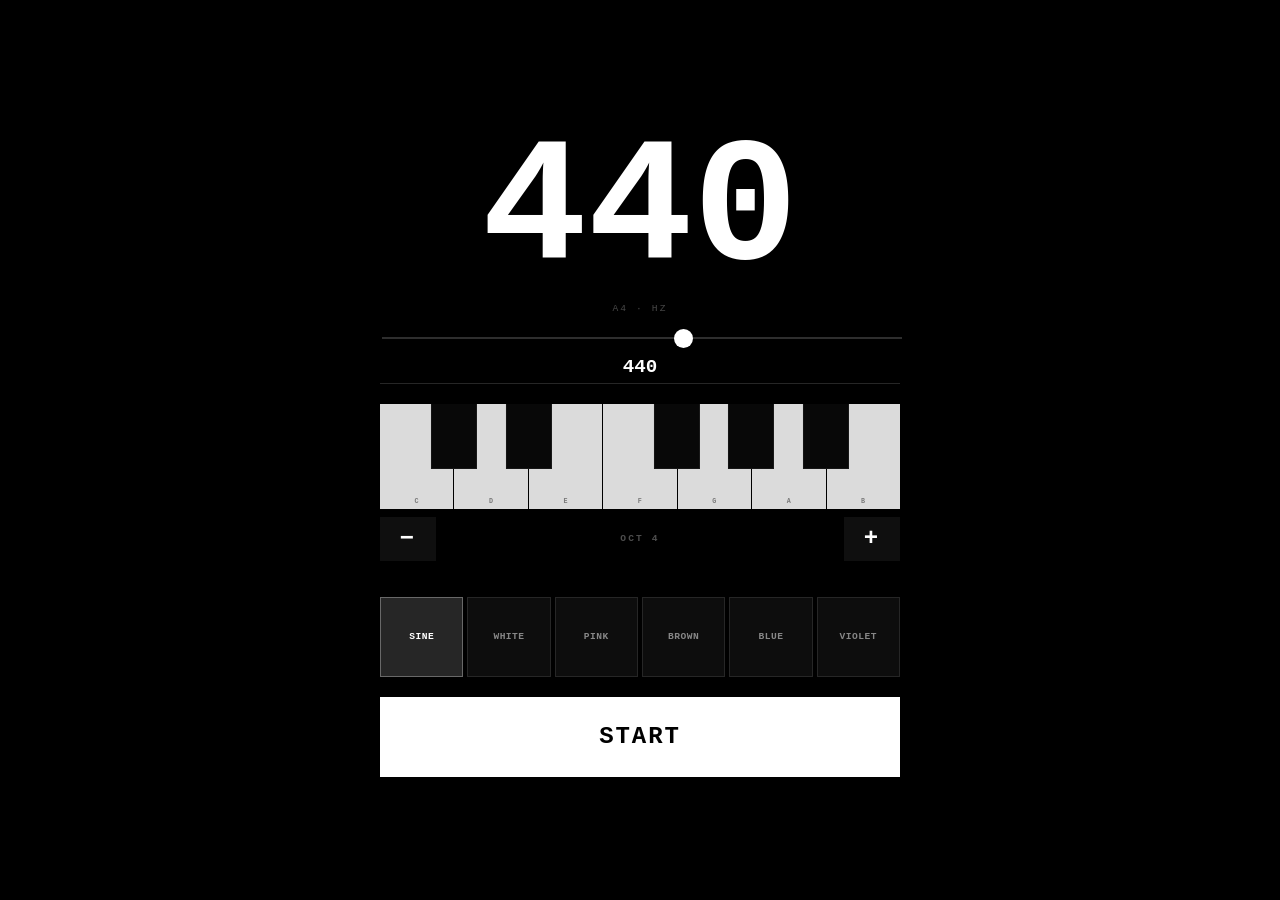
<file: sine.html>
<!doctype html>
<html lang="en">
    <head>
        <meta charset="UTF-8" />
        <meta
            name="viewport"
            content="width=device-width,initial-scale=1,maximum-scale=1,user-scalable=no"
        />
        <title>Sine</title>
        <link rel="stylesheet" href="./styles.css" />
        <style>
            html {
                touch-action: manipulation;
            }

            .hz-wrap {
                text-align: center;
                line-height: 1;
                user-select: none;
                -webkit-tap-highlight-color: transparent;
            }

            .hz-num {
                font-size: clamp(3.5rem, 20vmin, 11rem);
                font-weight: 700;
                font-variant-numeric: tabular-nums;
                letter-spacing: 0;
                display: block;
            }

            .hz-note {
                font-size: 0.6rem;
                letter-spacing: 0.22em;
                text-transform: uppercase;
                opacity: 0.28;
            }

            .freq-wrap {
                width: min(520px, 100%);
                display: flex;
                flex-direction: column;
                gap: 0.6rem;
            }

            input[type="range"] {
                -webkit-appearance: none;
                appearance: none;
                width: 100%;
                height: 2px;
                background: rgba(255, 255, 255, 0.18);
                outline: none;
                cursor: pointer;
            }

            input[type="range"]::-webkit-slider-thumb {
                -webkit-appearance: none;
                width: 1.2rem;
                height: 1.2rem;
                border-radius: 50%;
                background: #fff;
                cursor: pointer;
            }

            input[type="range"]::-moz-range-thumb {
                width: 1.2rem;
                height: 1.2rem;
                border-radius: 50%;
                background: #fff;
                border: none;
                cursor: pointer;
            }

            input[type="number"] {
                width: 100%;
                background: transparent;
                border: none;
                border-bottom: 1px solid rgba(255, 255, 255, 0.15);
                color: #fff;
                font-family: inherit;
                font-size: clamp(1rem, 4vw, 1.2rem);
                font-weight: 600;
                text-align: center;
                padding: 0.3rem 0;
                outline: none;
                -moz-appearance: textfield;
            }

            input[type="number"]::-webkit-inner-spin-button,
            input[type="number"]::-webkit-outer-spin-button {
                -webkit-appearance: none;
            }

            .keyboard-wrap {
                width: min(520px, 100%);
                display: flex;
                flex-direction: column;
                gap: 0.5rem;
            }

            .keyboard {
                position: relative;
                width: 100%;
                height: clamp(65px, 17vw, 105px);
                user-select: none;
                -webkit-user-select: none;
            }

            .white-keys {
                display: flex;
                height: 100%;
                gap: 1px;
                background: #000;
            }

            .key-white {
                flex: 1;
                background: rgba(255, 255, 255, 0.86);
                display: flex;
                align-items: flex-end;
                justify-content: center;
                padding-bottom: 0.2rem;
                font-size: 0.42rem;
                color: rgba(0, 0, 0, 0.45);
                font-weight: 700;
                letter-spacing: 0.04em;
                cursor: pointer;
                -webkit-tap-highlight-color: transparent;
                touch-action: manipulation;
            }

            .key-white.active {
                background: rgba(255, 255, 255, 0.42);
            }

            .key-black {
                position: absolute;
                top: 0;
                height: 62%;
                background: #080808;
                border-left: 1px solid rgba(255, 255, 255, 0.06);
                border-right: 1px solid rgba(255, 255, 255, 0.06);
                border-bottom: 1px solid rgba(255, 255, 255, 0.06);
                z-index: 1;
                cursor: pointer;
                -webkit-tap-highlight-color: transparent;
                touch-action: manipulation;
            }

            .key-black.active {
                background: #222;
            }

            .oct-display {
                flex: 1;
                text-align: center;
                font-size: 0.6rem;
                letter-spacing: 0.22em;
                text-transform: uppercase;
                opacity: 0.3;
                font-weight: 600;
                align-self: center;
            }

            .oct-btn {
                flex: none;
                width: 3.5rem;
                min-height: 2.75rem;
            }

            .noise-selector {
                width: min(520px, 100%);
                display: flex;
                gap: 0.25rem;
                margin-top: 1rem;
            }

            .noise-btn {
                flex: 1;
                background: rgba(255, 255, 255, 0.05);
                border: 1px solid rgba(255, 255, 255, 0.1);
                color: rgba(255, 255, 255, 0.5);
                font-size: 0.6rem;
                font-weight: 700;
                text-transform: uppercase;
                padding: 0.5rem 0;
                cursor: pointer;
                letter-spacing: 0.05em;
                transition: all 0.1s ease;
            }

            .noise-btn.active {
                background: rgba(255, 255, 255, 0.15);
                color: #fff;
                border-color: rgba(255, 255, 255, 0.3);
            }
        </style>
        <meta name="apple-mobile-web-app-capable" content="yes" />
        <meta
            name="apple-mobile-web-app-status-bar-style"
            content="black-translucent"
        />
        <meta name="mobile-web-app-capable" content="yes" />
        <meta name="apple-mobile-web-app-title" content="Sine" />
        <meta name="theme-color" content="#000000" />
        <link
            rel="icon"
            href="data:image/svg+xml;charset=utf-8,%3Csvg%20xmlns%3D%22http%3A%2F%2Fwww.w3.org%2F2000%2Fsvg%22%20viewBox%3D%220%200%20100%20100%22%3E%3Crect%20width%3D%22100%22%20height%3D%22100%22%20fill%3D%22black%22%20rx%3D%2220%22%2F%3E%3Cpath%20d%3D%22M10%2050%20Q%2030%2010%2050%2050%20T%2090%2050%22%20fill%3D%22none%22%20stroke%3D%22white%22%20stroke-width%3D%2210%22%2F%3E%3C%2Fsvg%3E"
        />
        <link
            rel="apple-touch-icon"
            href="data:image/svg+xml;charset=utf-8,%3Csvg%20xmlns%3D%22http%3A%2F%2Fwww.w3.org%2F2000%2Fsvg%22%20viewBox%3D%220%200%20100%20100%22%3E%3Crect%20width%3D%22100%22%20height%3D%22100%22%20fill%3D%22black%22%20rx%3D%2220%22%2F%3E%3Cpath%20d%3D%22M10%2050%20Q%2030%2010%2050%2050%20T%2090%2050%22%20fill%3D%22none%22%20stroke%3D%22white%22%20stroke-width%3D%2210%22%2F%3E%3C%2Fsvg%3E"
        />
    </head>
    <body>
        <main class="app">
            <div class="hz-wrap">
                <span class="hz-num" id="hzNum">440</span>
                <span class="hz-note" id="hzNote">A4 · HZ</span>
            </div>

            <div class="freq-wrap">
                <input id="freqSlider" type="range" min="0" max="1000" />
                <input
                    id="freqInput"
                    type="number"
                    min="20"
                    max="20000"
                    value="440"
                />
            </div>

            <div class="keyboard-wrap">
                <div class="keyboard" id="keyboard"></div>
                <div class="controls">
                    <button class="oct-btn" id="octDown" type="button">
                        −
                    </button>
                    <div class="oct-display" id="octDisplay">OCT 4</div>
                    <button class="oct-btn" id="octUp" type="button">+</button>
                </div>
            </div>

            <div class="noise-selector" id="noiseSelector">
                <button class="noise-btn active" data-type="sine">Sine</button>
                <button class="noise-btn" data-type="white">White</button>
                <button class="noise-btn" data-type="pink">Pink</button>
                <button class="noise-btn" data-type="brown">Brown</button>
                <button class="noise-btn" data-type="blue">Blue</button>
                <button class="noise-btn" data-type="violet">Violet</button>
            </div>

            <div class="controls">
                <button id="playStop" class="btn-primary" type="button">
                    Start
                </button>
            </div>
        </main>

        <script>
            document.addEventListener(
                "touchmove",
                (e) => {
                    if (e.target.type !== "range") e.preventDefault();
                },
                { passive: false },
            );

            // ── Audio ──────────────────────────────────────────────────────
            let audioCtx = null;
            let sourceNode = null;
            let gainNode = null;
            let playing = false;
            let noiseType = "sine";

            // Noise State
            let rngState = 0x6d2b79f5;
            let pink = [0, 0, 0, 0, 0, 0, 0];
            let brown = 0;
            let lastWhite = 0;
            let prevWhite = 0;

            function ac() {
                if (!audioCtx)
                    audioCtx = new (
                        window.AudioContext || window.webkitAudioContext
                    )();
                return audioCtx;
            }

            function nextWhite() {
                let x = rngState;
                x ^= x << 13;
                x ^= x >> 17;
                x ^= x << 5;
                rngState = x === 0 ? 0x6d2b79f5 : x;
                return ((rngState >>> 0) / 0xffffffff) * 2 - 1;
            }

            function createNoiseNode(ctx, type) {
                const bufferSize = 4096;
                const node = ctx.createScriptProcessor(bufferSize, 1, 1);
                node.onaudioprocess = (e) => {
                    const output = e.outputBuffer.getChannelData(0);
                    for (let i = 0; i < bufferSize; i++) {
                        const white = nextWhite();
                        let sample = 0;

                        if (type === "white") {
                            sample = white * 0.45;
                        } else if (type === "pink") {
                            pink[0] = 0.99886 * pink[0] + white * 0.0555179;
                            pink[1] = 0.99332 * pink[1] + white * 0.0750759;
                            pink[2] = 0.969 * pink[2] + white * 0.153852;
                            pink[3] = 0.8665 * pink[3] + white * 0.310486;
                            pink[4] = 0.55 * pink[4] + white * 0.532952;
                            pink[5] = -0.7616 * pink[5] - white * 0.016898;
                            sample =
                                (pink[0] +
                                    pink[1] +
                                    pink[2] +
                                    pink[3] +
                                    pink[4] +
                                    pink[5] +
                                    pink[6] +
                                    white * 0.5362) *
                                0.08;
                            pink[6] = white * 0.115926;
                        } else if (type === "brown") {
                            brown = Math.max(
                                -1,
                                Math.min(1, brown + white * 0.04),
                            );
                            sample = brown * 0.65;
                        } else if (type === "blue") {
                            sample = (white - lastWhite) * 0.32;
                        } else if (type === "violet") {
                            sample = (white - 2 * lastWhite + prevWhite) * 0.18;
                        }

                        prevWhite = lastWhite;
                        lastWhite = white;
                        output[i] = sample;
                    }
                };
                return node;
            }

            function startTone(f) {
                const ctx = ac();
                if (ctx.state === "suspended") ctx.resume();
                if (sourceNode) {
                    try {
                        sourceNode.stop();
                    } catch (_) {}
                    sourceNode.disconnect();
                }
                if (gainNode) gainNode.disconnect();

                gainNode = ctx.createGain();
                gainNode.gain.value = 0.4;
                gainNode.connect(ctx.destination);

                if (noiseType === "sine") {
                    sourceNode = ctx.createOscillator();
                    sourceNode.type = "sine";
                    sourceNode.frequency.value = f;
                    sourceNode.connect(gainNode);
                    sourceNode.start();
                } else {
                    sourceNode = createNoiseNode(ctx, noiseType);
                    sourceNode.connect(gainNode);
                }
                playing = true;
            }

            function stopTone() {
                if (!sourceNode) return;
                const ctx = ac();
                gainNode.gain.setTargetAtTime(0, ctx.currentTime, 0.02);
                const s = sourceNode,
                    g = gainNode;
                setTimeout(() => {
                    try {
                        if (s.stop) s.stop();
                        s.disconnect();
                        g.disconnect();
                    } catch (_) {}
                }, 150);
                sourceNode = null;
                gainNode = null;
                playing = false;
            }

            function nudgeFreq(f) {
                if (sourceNode && sourceNode.frequency) {
                    sourceNode.frequency.setTargetAtTime(
                        f,
                        ac().currentTime,
                        0.008,
                    );
                }
            }

            // ── Frequency state ────────────────────────────────────────────
            const FMIN = 20,
                FMAX = 4000;
            let freq = 440;

            function toSlider(f) {
                return (
                    (Math.log(Math.max(FMIN, Math.min(FMAX, f)) / FMIN) /
                        Math.log(FMAX / FMIN)) *
                    1000
                );
            }

            function fromSlider(v) {
                return FMIN * Math.pow(FMAX / FMIN, v / 1000);
            }

            const NOTE_NAMES = [
                "C",
                "C#",
                "D",
                "D#",
                "E",
                "F",
                "F#",
                "G",
                "G#",
                "A",
                "A#",
                "B",
            ];

            function noteLabel(f) {
                const midi = Math.round(69 + 12 * Math.log2(f / 440));
                const oct = Math.floor(midi / 12) - 1;
                return NOTE_NAMES[((midi % 12) + 12) % 12] + oct;
            }

            const hzNum = document.getElementById("hzNum");
            const hzNote = document.getElementById("hzNote");
            const slider = document.getElementById("freqSlider");
            const numInput = document.getElementById("freqInput");

            function applyFreq(f, src) {
                freq = Math.max(1, f);
                hzNum.textContent =
                    freq < 100 ? freq.toFixed(1) : Math.round(freq);
                hzNote.textContent = noteLabel(freq) + " · HZ";
                if (src !== "slider") slider.value = toSlider(freq);
                if (src !== "input") numInput.value = Math.round(freq);
                if (playing) nudgeFreq(freq);
            }

            slider.addEventListener("input", () =>
                applyFreq(fromSlider(+slider.value), "slider"),
            );

            numInput.addEventListener("change", () => {
                const v = parseFloat(numInput.value);
                if (!isNaN(v) && v > 0) applyFreq(v, "input");
            });

            numInput.addEventListener("keydown", (e) => {
                if (e.key === "Enter") {
                    numInput.blur();
                    applyFreq(parseFloat(numInput.value) || freq, "input");
                }
            });

            // ── Play/Stop ──────────────────────────────────────────────────
            const playBtn = document.getElementById("playStop");

            function setPlaying(on) {
                if (on) {
                    startTone(freq);
                    playBtn.textContent = "Stop";
                    playBtn.classList.remove("btn-primary");
                } else {
                    stopTone();
                    playBtn.textContent = "Start";
                    playBtn.classList.add("btn-primary");
                }
            }

            playBtn.addEventListener("click", () => setPlaying(!playing));

            // ── Noise Selector ─────────────────────────────────────────────
            const noiseSelector = document.getElementById("noiseSelector");
            const noiseBtns = noiseSelector.querySelectorAll(".noise-btn");

            noiseBtns.forEach((btn) => {
                btn.addEventListener("click", () => {
                    noiseBtns.forEach((b) => b.classList.remove("active"));
                    btn.classList.add("active");
                    noiseType = btn.dataset.type;
                    if (playing) {
                        stopTone();
                        setTimeout(() => setPlaying(true), 160);
                    }
                });
            });

            // ── Keyboard ───────────────────────────────────────────────────
            const WHITE_SEMI = [0, 2, 4, 5, 7, 9, 11];
            const WHITE_LABEL = ["C", "D", "E", "F", "G", "A", "B"];
            const BLACK_KEYS = [
                { s: 1, p: 1 },
                { s: 3, p: 2 },
                { s: 6, p: 4 },
                { s: 8, p: 5 },
                { s: 10, p: 6 },
            ];

            let octave = 4;
            let activeKey = null;

            const octDisplay = document.getElementById("octDisplay");
            const keyboard = document.getElementById("keyboard");

            function midiToFreq(midi) {
                return 440 * Math.pow(2, (midi - 69) / 12);
            }

            function pressNote(semi, el) {
                if (activeKey) activeKey.classList.remove("active");
                activeKey = el;
                el.classList.add("active");
                applyFreq(midiToFreq(12 * (octave + 1) + semi), "key");
                if (!playing) setPlaying(true);
            }

            function buildKeyboard() {
                keyboard.innerHTML = "";

                const whiteRow = document.createElement("div");
                whiteRow.className = "white-keys";
                WHITE_SEMI.forEach((semi, i) => {
                    const k = document.createElement("div");
                    k.className = "key-white";
                    k.dataset.semi = semi;
                    k.textContent = WHITE_LABEL[i];
                    k.addEventListener("pointerdown", (e) => {
                        e.preventDefault();
                        pressNote(semi, k);
                    });
                    whiteRow.appendChild(k);
                });
                keyboard.appendChild(whiteRow);

                const wkW = 100 / 7;
                const bkW = wkW * 0.62;
                BLACK_KEYS.forEach(({ s, p }) => {
                    const k = document.createElement("div");
                    k.className = "key-black";
                    k.dataset.semi = s;
                    k.style.left = `${p * wkW}%`;
                    k.style.width = `${bkW}%`;
                    k.style.transform = "translateX(-50%)";
                    k.addEventListener("pointerdown", (e) => {
                        e.preventDefault();
                        e.stopPropagation();
                        pressNote(s, k);
                    });
                    keyboard.appendChild(k);
                });
            }

            function setOctave(o) {
                octave = Math.max(0, Math.min(8, o));
                octDisplay.textContent = `OCT ${octave}`;
                if (activeKey) pressNote(+activeKey.dataset.semi, activeKey);
            }

            document
                .getElementById("octDown")
                .addEventListener("click", () => setOctave(octave - 1));
            document
                .getElementById("octUp")
                .addEventListener("click", () => setOctave(octave + 1));

            // ── Init ───────────────────────────────────────────────────────
            buildKeyboard();
            applyFreq(440, null);
        </script>
    </body>
</html>
</file>
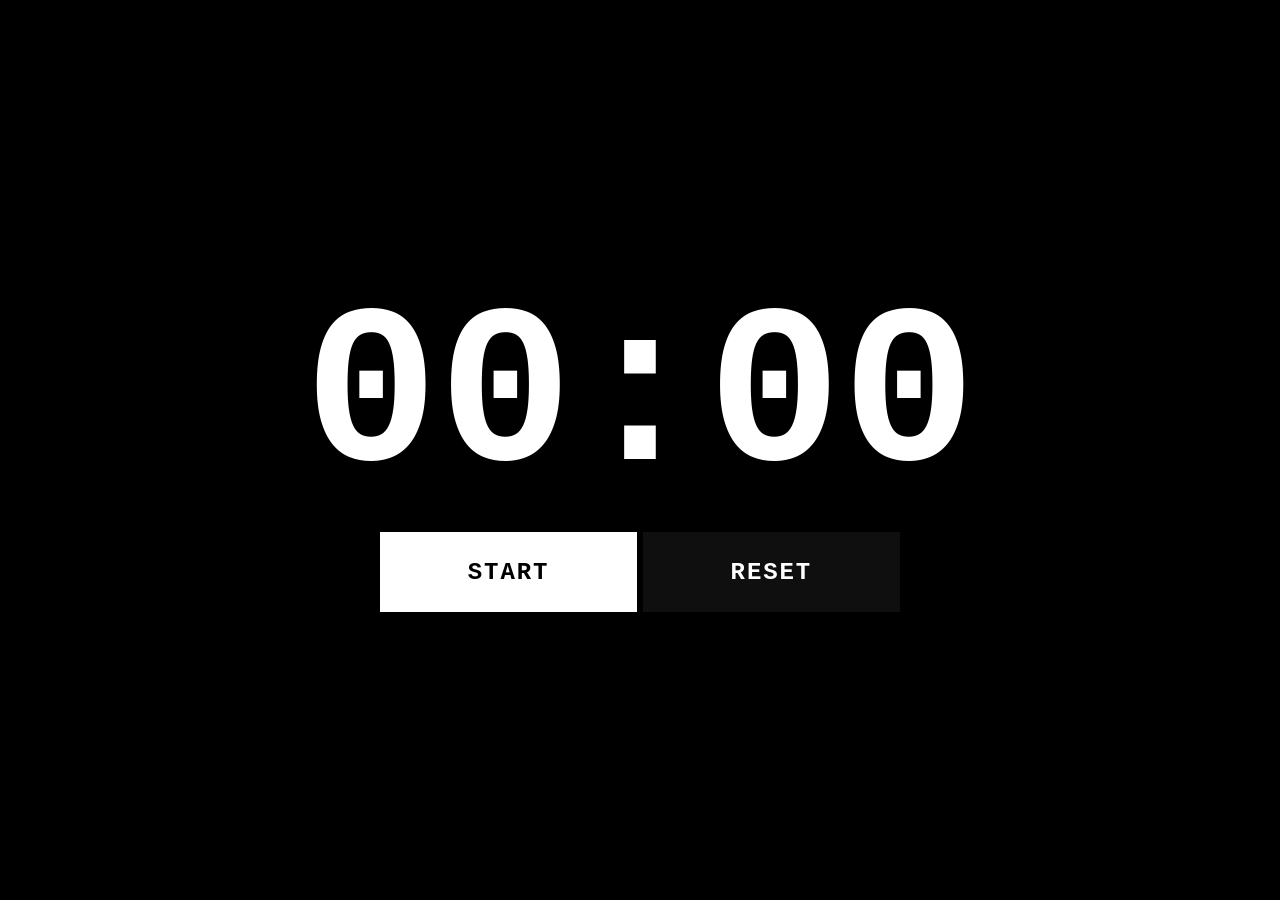
<file: timer.html>
<!doctype html>
<html lang="en">
  <head>
    <meta charset="UTF-8" />
    <meta name="viewport" content="width=device-width,initial-scale=1,maximum-scale=1,user-scalable=no"/>
    <title>Fullscreen Timer</title>
    <link rel="stylesheet" href="./styles.css" />
      <meta name="apple-mobile-web-app-capable" content="yes">
    <meta name="apple-mobile-web-app-status-bar-style" content="black-translucent">
    <meta name="mobile-web-app-capable" content="yes">
    <meta name="apple-mobile-web-app-title" content="Timer">
    <meta name="theme-color" content="#000000">
    <link rel="icon" href="data:image/svg+xml;charset=utf-8,%3Csvg%20xmlns%3D%22http%3A%2F%2Fwww.w3.org%2F2000%2Fsvg%22%20viewBox%3D%220%200%20100%20100%22%3E%3Crect%20width%3D%22100%22%20height%3D%22100%22%20fill%3D%22black%22%20rx%3D%2220%22%2F%3E%3Ccircle%20cx%3D%2250%22%20cy%3D%2250%22%20r%3D%2240%22%20fill%3D%22none%22%20stroke%3D%22white%22%20stroke-width%3D%2210%22%2F%3E%3Cpath%20d%3D%22M50%2025v25l15%2015%22%20fill%3D%22none%22%20stroke%3D%22white%22%20stroke-width%3D%2210%22%20stroke-linecap%3D%22round%22%2F%3E%3C%2Fsvg%3E">
    <link rel="apple-touch-icon" href="data:image/svg+xml;charset=utf-8,%3Csvg%20xmlns%3D%22http%3A%2F%2Fwww.w3.org%2F2000%2Fsvg%22%20viewBox%3D%220%200%20100%20100%22%3E%3Crect%20width%3D%22100%22%20height%3D%22100%22%20fill%3D%22black%22%20rx%3D%2220%22%2F%3E%3Ccircle%20cx%3D%2250%22%20cy%3D%2250%22%20r%3D%2240%22%20fill%3D%22none%22%20stroke%3D%22white%22%20stroke-width%3D%2210%22%2F%3E%3Cpath%20d%3D%22M50%2025v25l15%2015%22%20fill%3D%22none%22%20stroke%3D%22white%22%20stroke-width%3D%2210%22%20stroke-linecap%3D%22round%22%2F%3E%3C%2Fsvg%3E">
  </head>
  <body>
    <main class="app" aria-live="polite">
      <div id="sessionWrap" class="session-wrap" hidden>
        <span class="session-label">Session</span>
        <div id="sessionTime" class="session-time" aria-label="Session elapsed time">00:00</div>
      </div>
      <div id="time" class="time main-readout" role="timer" aria-label="Elapsed time">00:00</div>
      <div class="controls" aria-label="Timer controls">
        <button id="startPause" class="btn-primary" type="button">Start</button>
        <button id="reset" type="button">Reset</button>
      </div>
    </main>

    <script>
      document.addEventListener('touchmove', e => e.preventDefault(), { passive: false });

      const timeEl = document.getElementById('time');
      const sessionWrapEl = document.getElementById('sessionWrap');
      const sessionTimeEl = document.getElementById('sessionTime');
      const startPauseBtn = document.getElementById('startPause');
      const resetBtn = document.getElementById('reset');

      let elapsedSeconds = 0;
      let sessionSeconds = 0;
      let running = false;
      let alignTimeoutId = null;
      let intervalId = null;
      let sessionVisible = false;

      sessionWrapEl.hidden = true;

      function formatTime(totalSeconds) {
        const minutes = Math.floor(totalSeconds / 60);
        const seconds = totalSeconds % 60;
        return `${String(minutes).padStart(2, '0')}:${String(seconds).padStart(2, '0')}`;
      }

      function render() {
        timeEl.textContent = formatTime(elapsedSeconds);
        sessionTimeEl.textContent = formatTime(sessionSeconds);
      }

      function stopTimers() {
        if (alignTimeoutId) {
          clearTimeout(alignTimeoutId);
          alignTimeoutId = null;
        }
        if (intervalId) {
          clearInterval(intervalId);
          intervalId = null;
        }
      }

      function tick() {
        if (!running) return;
        elapsedSeconds += 1;
        sessionSeconds += 1;
        render();
      }

      function start() {
        if (running) return;
        running = true;
        startPauseBtn.textContent = 'Pause';
        stopTimers();
        const delayMs = 1000 - (Date.now() % 1000);
        alignTimeoutId = setTimeout(() => {
          tick();
          intervalId = setInterval(tick, 1000);
        }, delayMs);
      }

      function pause() {
        running = false;
        startPauseBtn.textContent = 'Start';
        stopTimers();
      }

      function reset() {
        elapsedSeconds = 0;
        if (!sessionVisible) {
          sessionVisible = true;
          sessionWrapEl.hidden = false;
        }
        render();
      }

      startPauseBtn.addEventListener('click', () => {
        if (running) pause();
        else start();
      });

      resetBtn.addEventListener('click', () => {
        pause();
        reset();
      });

      render();
    </script>
  </body>
</html>
</file>
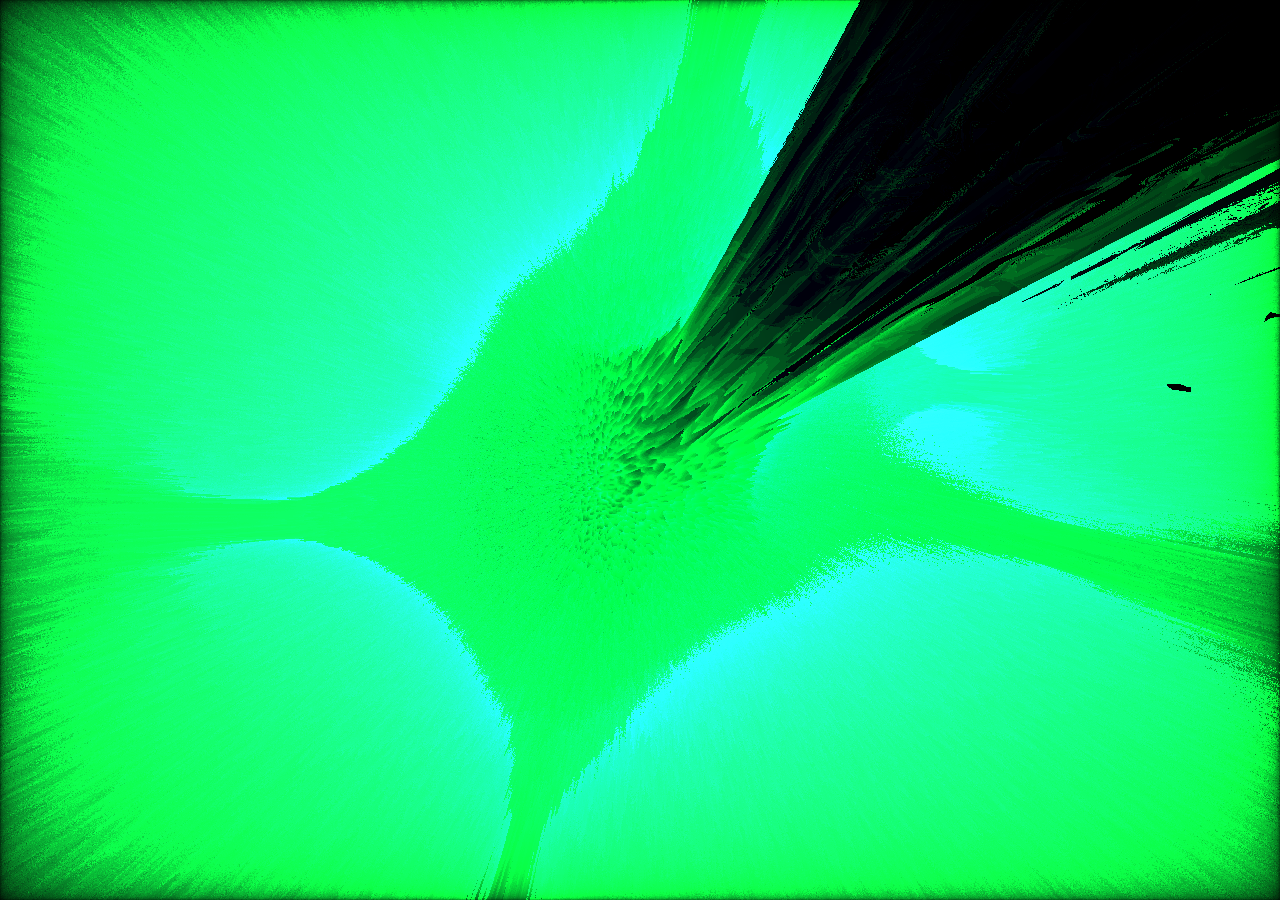
<file: warp.html>
<!DOCTYPE html>
<html lang="en">
<head>
  <meta charset="UTF-8"/>
  <meta name="viewport" content="width=device-width,initial-scale=1,user-scalable=no"/>
  <title>Shader</title>
  <style>*{margin:0}canvas{display:block;width:100vw;height:100vh;touch-action:none;background:#000}</style>
    <meta name="apple-mobile-web-app-capable" content="yes">
    <meta name="apple-mobile-web-app-status-bar-style" content="black-translucent">
    <meta name="mobile-web-app-capable" content="yes">
    <meta name="apple-mobile-web-app-title" content="Warp">
    <meta name="theme-color" content="#000000">
    <link rel="icon" href="data:image/svg+xml;charset=utf-8,%3Csvg%20xmlns%3D%22http%3A%2F%2Fwww.w3.org%2F2000%2Fsvg%22%20viewBox%3D%220%200%20100%20100%22%3E%3Crect%20width%3D%22100%22%20height%3D%22100%22%20fill%3D%22black%22%20rx%3D%2220%22%2F%3E%3Ccircle%20cx%3D%2250%22%20cy%3D%2250%22%20r%3D%2210%22%20fill%3D%22white%22%2F%3E%3Ccircle%20cx%3D%2250%22%20cy%3D%2250%22%20r%3D%2225%22%20fill%3D%22none%22%20stroke%3D%22white%22%20stroke-width%3D%225%22%2F%3E%3Ccircle%20cx%3D%2250%22%20cy%3D%2250%22%20r%3D%2240%22%20fill%3D%22none%22%20stroke%3D%22white%22%20stroke-width%3D%225%22%2F%3E%3C%2Fsvg%3E">
    <link rel="apple-touch-icon" href="data:image/svg+xml;charset=utf-8,%3Csvg%20xmlns%3D%22http%3A%2F%2Fwww.w3.org%2F2000%2Fsvg%22%20viewBox%3D%220%200%20100%20100%22%3E%3Crect%20width%3D%22100%22%20height%3D%22100%22%20fill%3D%22black%22%20rx%3D%2220%22%2F%3E%3Ccircle%20cx%3D%2250%22%20cy%3D%2250%22%20r%3D%2210%22%20fill%3D%22white%22%2F%3E%3Ccircle%20cx%3D%2250%22%20cy%3D%2250%22%20r%3D%2225%22%20fill%3D%22none%22%20stroke%3D%22white%22%20stroke-width%3D%225%22%2F%3E%3Ccircle%20cx%3D%2250%22%20cy%3D%2250%22%20r%3D%2240%22%20fill%3D%22none%22%20stroke%3D%22white%22%20stroke-width%3D%225%22%2F%3E%3C%2Fsvg%3E">
  </head>
<body>
<canvas id="c"></canvas>
<script>
const gl = c.getContext('webgl');

const frag = `
precision highp float;
uniform vec2 iResolution;
uniform float iTime;
uniform vec4 iMouse;
uniform sampler2D iChannel0;

vec3 rotateY(vec3 v,float t){float c=cos(t),s=sin(t);return vec3(v.x*c+v.z*s,v.y,-v.x*s+v.z*c);}
float smin(float a,float b,float k){float h=clamp(.5+.5*(b-a)/k,0.,1.);return mix(b,a,h)-k*h*(1.-h);}
float noise(vec3 p){
  vec3 n=normalize(p);
  float a=texture2D(iChannel0,iTime/20.+n.xy).x, b=texture2D(iChannel0,iTime/20.+.77+n.yz).x;
  a=mix(a,.5,abs(n.x)); b=mix(b,.5,abs(n.z));
  return mix(a+b-.4,.5,abs(n.y)/2.);
}
float map(vec3 p){
  float d=min((-length(p)+3.)+1.5*noise(p),(length(p)-1.5)+1.5*noise(p));
  float m=1.5,s=.03;
  d=smin(d,max(abs(p.x)-s,abs(p.y+p.z*.2)-.07),m);
  d=smin(d,max(abs(p.z)-s,abs(p.x+p.y/2.)-.07),m);
  d=smin(d,max(abs(p.z-p.y*.4)-s,abs(p.x-p.y*.2)-.07),m);
  d=smin(d,max(abs(p.z*.2-p.y)-s,abs(p.x+p.z)-.07),m);
  d=smin(d,max(abs(p.z*-.2+p.y)-s,abs(-p.x+p.z)-.07),m);
  return d;
}
void main(){
  vec2 uv=gl_FragCoord.xy*2./iResolution.xy-1.;
  uv.x*=iResolution.x/iResolution.y;
  vec3 ray=normalize(vec3(uv,1.)),color=vec3(0);
  float t=0.;
  for(int r=1;r<=1024;r++){
    vec3 p=vec3(0,0,-3.)+ray*t;
    p=rotateY(p,iMouse.x/iResolution.x*6.28);
    p=rotateY(p,iTime/3.);
    float mask=max(0.,1.-length(p/3.));
    p=rotateY(p,mask*sin(iTime/2.)*1.2);
    p.y+=sin(iTime+p.x)*mask*.5;
    p*=1.1+sin(iTime/2.)*mask*.3;
    float d=map(p);
    if(d<.01||r==1024){
      float ao=1.-pow(1.-float(r)/1024.,2.);
      float mk=max(0.,1.-length(p/2.))*abs(sin(iTime*-1.5+length(p)+p.x)-.2);
      color+=2.*vec3(.1,1.,.8)*max(0.,noise(p)*4.-2.6)*mk;
      color+=vec3(.1,.5,.6)*ao*6.;
      color+=vec3(.27,.2,.4)*(t/8.);
      color=color*2.-.15;
      break;
    }
    t+=d*.5;
  }
  uv=gl_FragCoord.xy/iResolution.xy;
  uv*=1.-uv.yx;
  color*=pow(uv.x*uv.y*20.,.25);
  color.y*=6.8; color.x*=.5;
  gl_FragColor=vec4(color,1);
}`;

const vs=`attribute vec2 p;void main(){gl_Position=vec4(p,0,1);}`;
function sh(t,s){const x=gl.createShader(t);gl.shaderSource(x,s);gl.compileShader(x);return x;}
const prog=gl.createProgram();
gl.attachShader(prog,sh(gl.VERTEX_SHADER,vs));
gl.attachShader(prog,sh(gl.FRAGMENT_SHADER,frag));
gl.linkProgram(prog);gl.useProgram(prog);

const buf=gl.createBuffer();
gl.bindBuffer(gl.ARRAY_BUFFER,buf);
gl.bufferData(gl.ARRAY_BUFFER,new Float32Array([-1,-1,1,-1,-1,1,1,-1,1,1,-1,1]),gl.STATIC_DRAW);
const loc=gl.getAttribLocation(prog,'p');
gl.enableVertexAttribArray(loc);
gl.vertexAttribPointer(loc,2,gl.FLOAT,false,0,0);

// Noise texture
const tex=gl.createTexture(),sz=256,td=new Uint8Array(sz*sz*4);
for(let i=0;i<td.length;i++)td[i]=Math.random()*255|0;
gl.bindTexture(gl.TEXTURE_2D,tex);
gl.texImage2D(gl.TEXTURE_2D,0,gl.RGBA,sz,sz,0,gl.RGBA,gl.UNSIGNED_BYTE,td);
[gl.TEXTURE_WRAP_S,gl.TEXTURE_WRAP_T].forEach(p=>gl.texParameteri(gl.TEXTURE_2D,p,gl.REPEAT));
[gl.TEXTURE_MIN_FILTER,gl.TEXTURE_MAG_FILTER].forEach(p=>gl.texParameteri(gl.TEXTURE_2D,p,gl.LINEAR));
gl.uniform1i(gl.getUniformLocation(prog,'iChannel0'),0);

const uR=gl.getUniformLocation(prog,'iResolution'),
      uT=gl.getUniformLocation(prog,'iTime'),
      uM=gl.getUniformLocation(prog,'iMouse');

let mx=0,my=0;
c.addEventListener('mousemove',e=>{if(e.buttons){mx=e.clientX;my=c.height-e.clientY;}});
c.addEventListener('touchmove',e=>{e.preventDefault();const t=e.touches[0];mx=t.clientX*devicePixelRatio;my=(c.height/devicePixelRatio-t.clientY)*devicePixelRatio;},{passive:false});

function resize(){c.width=c.clientWidth*devicePixelRatio;c.height=c.clientHeight*devicePixelRatio;gl.viewport(0,0,c.width,c.height);}
window.addEventListener('resize',resize);resize();

const t0=performance.now();
(function frame(){
  const t=(performance.now()-t0)/1000;
  gl.uniform2f(uR,c.width,c.height);
  gl.uniform1f(uT,t);
  gl.uniform4f(uM,mx,my,0,0);
  gl.drawArrays(gl.TRIANGLES,0,6);
  requestAnimationFrame(frame);
})();
</script>
</body>
</html>
</file>
<file: quitestrong/styles.css>
:root {
    --bg: hsl(0, 0%, 99.2%);
    --fg: hsl(0, 0%, 4%);
    --accent: hsl(0, 0%, 4%);
    --dim: hsl(0, 0%, 45%);
    --border: hsl(0, 0%, 90%);
}

* {
    margin: 0;
    padding: 0;
    box-sizing: border-box;
}

html,
body {
    background: var(--bg);
    color: var(--fg);
    font-family:
        Inter,
        -apple-system,
        BlinkMacSystemFont,
        "Segoe UI",
        Roboto,
        sans-serif;
    line-height: 1.5;
    -webkit-font-smoothing: antialiased;
    margin: 0;
    padding: 0;
    height: 100%;
    width: 100%;
    overflow-y: auto;
    overflow-x: hidden;
}

a {
    color: #000 !important;
    text-decoration: none;
}

/* ── Landing Page ────────────────────────────────────────── */
.landing {
    height: 100%;
    width: 100%;
    display: flex;
    flex-direction: column;
    padding: 2rem 1.5rem 1.5rem;
    max-width: 800px;
    margin: 0 auto;
}

.landing-content {
    flex: 1;
    display: flex;
    flex-direction: column;
    align-items: center;
    justify-content: center;
}

.poster-wrap {
    width: 100%;
    max-width: 480px;
    flex: 0 1 auto;
    display: flex;
    justify-content: center;
    align-items: center;
    margin-bottom: 2rem;
}

.poster {
    width: 100%;
    max-height: 60vh;
    object-fit: contain;
    mix-blend-mode: multiply;
    filter: url(#threshold);
}

.description-block {
    margin-bottom: 3rem;
    color: var(--dim);
    font-size: 0.85rem;
    width: 100%;
    max-width: 480px;
    line-height: 1.5;
    text-align: justify;
}

.action-links {
    display: flex;
    gap: 2.5rem;
    flex-wrap: wrap;
    justify-content: center;
}

.nav-link {
    background: none;
    border: none;
    font-family: inherit;
    font-size: 1.05rem;
    font-weight: 400;
    text-transform: lowercase;
    color: var(--fg) !important;
    cursor: pointer;
    padding: 0;
    letter-spacing: 0.05em;
    position: relative;
    display: inline-flex;
    align-items: center;
    text-decoration: none;
}

.nav-link:after {
    content: "";
    position: absolute;
    bottom: -2px;
    left: 0;
    width: 100%;
    height: 1px;
    background-color: var(--fg);
    transform-origin: 100% 100%;
    transform: scaleX(0);
    transition:
        transform 0.3s cubic-bezier(0.4, 0, 0.2, 1),
        background-color 0.3s;
}

.nav-link:hover {
    color: var(--dim) !important;
}

.nav-link:hover:after {
    transform-origin: 0 100%;
    transform: scaleX(1);
    background-color: var(--dim);
}

.footer-copy {
    flex: 0 0 auto;
    font-size: 0.65rem;
    color: var(--dim);
    letter-spacing: 0.1em;
    text-transform: lowercase;
    text-align: center;
    padding-top: 2rem;
}

/* ── Modals ──────────────────────────────────────────────── */
.modal-overlay {
    position: fixed;
    top: 0;
    left: 0;
    right: 0;
    bottom: 0;
    background: rgba(253, 253, 253, 0.85);
    backdrop-filter: blur(8px);
    -webkit-backdrop-filter: blur(8px);
    z-index: 100;
    display: none;
    align-items: center;
    justify-content: center;
    padding: 1.5rem;
    overflow-y: auto;
}

.modal-overlay.active {
    display: flex;
}

.modal-overlay.active .modal-content {
    animation: modalPop 0.4s cubic-bezier(0.16, 1, 0.3, 1) forwards;
}

@keyframes modalPop {
    0% {
        opacity: 0;
        transform: scale(0.95);
    }
    100% {
        opacity: 1;
        transform: scale(1);
    }
}

/* Specifically for payment modal to sit above others */
#modal-payment {
    z-index: 200;
    background: rgba(253, 253, 253, 0.9);
}

.modal-content {
    background: var(--bg);
    border: none;
    padding: 2rem;
    width: 100%;
    max-width: 600px;
    position: relative;
    max-height: 90vh;
    overflow-y: auto;
    box-shadow: none;
    text-align: left;
}

.modal-content.modal-large {
    max-width: 1000px;
}

.modal-content.modal-small {
    max-width: 400px;
    padding: 3.5rem 2.5rem 2.5rem;
    text-align: center;
}

.close-btn {
    position: absolute;
    top: 1rem;
    right: 1.5rem;
    background: none;
    border: none;
    font-size: 1.5rem;
    cursor: pointer;
    color: var(--fg);
    padding: 0.5rem;
    line-height: 1;
}

.modal-intro {
    margin-bottom: 3rem;
    font-size: 0.9rem;
    color: var(--dim);
    line-height: 1.6;
}

.modal-intro p {
    margin-bottom: 1rem;
}

.modal-intro h2 {
    font-size: 1.5rem;
    color: var(--fg);
    margin-bottom: 1rem;
    text-transform: lowercase;
    font-weight: 500;
    letter-spacing: 0.05em;
}

.program-img {
    width: 100%;
    height: auto;
    margin-bottom: 2rem;
    mix-blend-mode: multiply;
}

/* ── Tickets Grid ────────────────────────────────────────── */
.tickets-grid {
    display: grid;
    grid-template-columns: 1fr;
    gap: 3rem;
}

@media (min-width: 768px) {
    .tickets-grid {
        grid-template-columns: repeat(3, 1fr);
        gap: 2rem;
    }
}

.ticket-col h3 {
    font-size: 1.1rem;
    text-transform: lowercase;
    margin-bottom: 0.5rem;
    font-weight: 500;
    padding-bottom: 0.5rem;
    border-bottom: 1px solid var(--border);
}

.schedule-label {
    font-size: 0.75rem;
    color: var(--dim);
    display: block;
    margin-bottom: 1.5rem;
}

.ticket-schedule {
    list-style: none;
    margin-bottom: 2rem;
}

.ticket-schedule li {
    display: flex;
    gap: 1rem;
    margin-bottom: 0.75rem;
    align-items: baseline;
}

.ticket-schedule .time {
    font-weight: 500;
    font-size: 0.8rem;
    flex: 0 0 2.5rem;
}

.ticket-schedule .desc {
    font-size: 0.85rem;
    line-height: 1.3;
}

.buy-btn {
    display: flex;
    justify-content: center;
    align-items: center;
    width: 100%;
    box-sizing: border-box;
    text-align: center;
    background: var(--accent);
    color: var(--bg) !important;
    padding: 1rem;
    font-weight: 500;
    text-transform: lowercase;
    font-size: 0.85rem;
    text-decoration: none !important;
    border: none;
    cursor: pointer;
    font-family: inherit;
    transition: opacity 0.2s;
}

.buy-btn:hover {
    opacity: 0.8;
}

.payment-options {
    display: flex;
    flex-direction: column;
    gap: 1rem;
}

/* ── Program Lists (Reused) ──────────────────────────────── */
.program-content h2 {
    font-size: 0.85rem;
    color: var(--dim);
    text-transform: uppercase;
    letter-spacing: 0.2em;
    margin-bottom: 3rem;
    text-align: center;
}

.list-section {
    margin-bottom: 5rem;
}

.item-list {
    list-style: none;
    text-align: left;
}

.list-item {
    margin-bottom: 2rem;
}

.list-item-title {
    font-weight: 500;
    display: block;
    line-height: 1.2;
    text-transform: uppercase;
    font-size: 1rem;
    text-decoration: underline;
    text-underline-offset: 3px;
    text-decoration-thickness: 1px;
}

.list-item-desc {
    font-size: 0.8rem;
    color: var(--dim);
    margin-top: 0.25rem;
    font-weight: 400;
    text-transform: uppercase;
    letter-spacing: 0.05em;
}
</file>
<file: quitestrong_backup/styles.css>
:root {
    --bg: #fdfdfd;
    --fg: #000;
    --accent: #000;
    --dim: rgba(0, 0, 0, 0.45);
    --border: rgba(0, 0, 0, 0.08);
}

* {
    margin: 0;
    padding: 0;
    box-sizing: border-box;
}

body {
    background: var(--bg);
    color: var(--fg);
    font-family:
        Inter,
        -apple-system,
        BlinkMacSystemFont,
        "Segoe UI",
        Roboto,
        sans-serif;
    line-height: 1.5;
    padding: 0;
    max-width: 100vw;
    overflow-x: hidden;
    -webkit-font-smoothing: antialiased;
    letter-spacing: -0.01em;
}

a,
a:visited,
a:active,
a:hover {
    color: #000 !important;
    text-decoration: none;
}

main {
    width: 100%;
    margin: 0 auto;
}

.container {
    max-width: 1200px;
    margin: 0 auto;
    padding: 0 1.5rem;
}

section {
    margin-bottom: 8rem;
    width: 100%;
}

h1,
h2,
h3 {
    text-transform: uppercase;
    letter-spacing: 0.1em;
    font-weight: 800;
    line-height: 1;
}

/* ── Hero ────────────────────────────────────────────────── */
.hero {
    text-align: center;
    padding-top: 4rem;
    max-width: 600px;
    margin-left: auto;
    margin-right: auto;
    display: flex;
    flex-direction: column;
    align-items: center;
}

.hero-img-wrap {
    width: 100%;
    max-width: 450px;
    aspect-ratio: 3/4;
    margin: 0 auto 3rem;
    overflow: hidden;
    display: flex;
    align-items: center;
    justify-content: center;
    mix-blend-mode: multiply;
}

.hero-img {
    width: 100%;
    height: 100%;
    object-fit: contain;
    filter: url(#threshold);
}

.hero h1 {
    font-size: clamp(2.5rem, 10vw, 4.5rem);
    margin-bottom: 0.5rem;
    font-weight: 800;
    color: #000;
    text-transform: lowercase;
}

.hero-actions {
    display: flex;
    gap: 1rem;
    justify-content: center;
    flex-wrap: wrap;
    margin-top: 1rem;
}

.btn-ticket {
    display: inline-block;
    background: var(--accent);
    color: #fff !important;
    padding: 1.25rem 3rem;
    font-weight: 800;
    text-transform: lowercase;
    letter-spacing: 0.2em;
    font-size: 0.7rem;
    transition: transform 0.2s;
}

/* ── Common Sections ───────────────────────────────────────── */
.about,
.list-section {
    max-width: 700px;
    margin-left: auto;
    margin-right: auto;
}

h2 {
    font-size: 0.7rem;
    margin-bottom: 4rem;
    color: var(--dim);
    text-align: center;
    letter-spacing: 0.3em;
}

.about-item {
    margin-bottom: 3rem;
}

.about-item p {
    font-size: 1.2rem;
    font-weight: 500;
}

.about-item .label {
    color: var(--dim);
    text-transform: lowercase;
    font-size: 0.8rem;
    display: block;
    margin-bottom: 0.75rem;
    font-weight: 700;
}

.about-item .label::before {
    content: "[";
}
.about-item .label::after {
    content: "]";
}

/* ── Schedule ────────────────────────────────────────────────── */
.schedule {
    padding: 0;
    max-width: 100%;
}

.schedule-container {
    display: flex;
    overflow-x: auto;
    scroll-snap-type: x mandatory;
    -webkit-overflow-scrolling: touch;
    gap: 2rem;
    padding: 0 1.5rem 2rem;
    scrollbar-width: none;
    width: 100%;
}

.schedule-container::-webkit-scrollbar {
    display: none;
}

.schedule-day {
    flex: 0 0 calc(100vw - 3rem);
    scroll-snap-align: center;
}

.schedule-day h3 {
    font-size: 1rem;
    margin-bottom: 0.5rem;
}

.schedule-day .date-label {
    font-size: 0.7rem;
    color: var(--dim);
    display: block;
    margin-bottom: 2rem;
    font-weight: 800;
    letter-spacing: 0.1em;
}

.event {
    display: flex;
    gap: 1.5rem;
    margin-bottom: 1.25rem;
    align-items: baseline;
}

.event.first {
    margin-top: 2rem;
}

.event .time {
    font-weight: 800;
    color: var(--fg);
    font-variant-numeric: tabular-nums;
    font-size: 0.8rem;
    flex: 0 0 3.5rem;
}

.event .desc {
    font-size: 0.95rem;
    line-height: 1.4;
    font-weight: 500;
}

.schedule-nav {
    display: flex;
    justify-content: center;
    gap: 4rem;
    margin-top: 2rem;
}

.nav-btn {
    background: none;
    border: none;
    font-size: 1.5rem;
    cursor: pointer;
    color: var(--fg);
    padding: 1rem;
    opacity: 0.4;
    transition: opacity 0.2s;
}

.nav-btn:hover {
    opacity: 1;
}

@media (min-width: 1024px) {
    .schedule-day {
        flex: 0 0 calc((100% - 4rem) / 3);
    }
}

/* ── List Sections ─────────────────────────────────────────── */
.item-list {
    list-style: none;
}

.list-item {
    margin-bottom: 3rem;
}

.list-item-title {
    font-weight: 800;
    display: block;
    line-height: 1.2;
    text-transform: uppercase;
    font-size: 1.1rem;
    text-decoration: underline;
    text-underline-offset: 4px;
    text-decoration-thickness: 1px;
}

.list-item-desc {
    font-size: 0.8rem;
    color: var(--dim);
    margin-top: 0.5rem;
    font-weight: 600;
    text-transform: uppercase;
    letter-spacing: 0.05em;
}

footer {
    text-align: center;
    padding: 8rem 1.5rem;
    border-top: 1px solid var(--border);
    font-size: 0.8rem;
    color: var(--dim);
    text-transform: uppercase;
    letter-spacing: 0.1em;
    font-weight: 600;
}

.footer-contacts {
    margin-bottom: 1.5rem;
    color: var(--fg);
}
</file>
<file: styles.css>
:root {
  --bg: #000000;
  --text: #ffffff;
}

* {
  box-sizing: border-box;
}

[hidden] {
  display: none !important;
}

html,
body {
  width: 100%;
  height: 100%;
  overflow: hidden;
  overscroll-behavior: none;
}

body {
  margin: 0;
  font-family: 'SFMono-Regular', Menlo, Monaco, Consolas, 'Liberation Mono', 'Courier New', monospace;
  color: var(--text);
  background: var(--bg);
  user-select: none;
  -webkit-user-select: none;
  -webkit-touch-callout: none;
}

.app {
  min-height: 100dvh;
  display: flex;
  flex-direction: column;
  align-items: center;
  justify-content: center;
  gap: 1.25rem;
  padding: 1.5rem;
}

.session-wrap {
  display: flex;
  flex-direction: column;
  align-items: center;
  gap: 0.2rem;
}

.session-label {
  font-size: 0.6rem;
  letter-spacing: 0.22em;
  text-transform: uppercase;
  opacity: 0.28;
}

.beat-lights {
  display: flex;
  gap: 0.5rem;
}

.beat {
  width: clamp(0.4rem, 1.6vw, 0.55rem);
  height: clamp(0.4rem, 1.6vw, 0.55rem);
  border-radius: 50%;
  background: rgba(255, 255, 255, 0.15);
}

.beat.active {
  background: #ffffff;
}

.session-time {
  font-size: clamp(1.4rem, 6vw, 2.2rem);
  font-weight: 700;
  letter-spacing: 0;
  font-variant-numeric: tabular-nums;
}

.time {
  width: 100%;
  max-width: 100vw;
  font-weight: 700;
  line-height: 1;
  letter-spacing: 0;
  text-align: center;
  white-space: nowrap;
  font-variant-numeric: tabular-nums;
}

.time.main-readout {
  font-size: clamp(4rem, 26vmin, 14rem);
}

.controls {
  display: flex;
  gap: 0.35rem;
  width: min(520px, 100%);
}

.bpm-controls {
  justify-content: center;
}

.bpm-top {
  justify-content: center;
}

.bpm-tap {
  flex: 3;
}

.bpm-adjust {
  flex: 1;
}

button {
  flex: 1;
  min-height: 5rem;
  border: none;
  border-radius: 0;
  background: rgba(255, 255, 255, 0.06);
  color: #ffffff;
  font-size: clamp(1.1rem, 4.5vw, 1.5rem);
  font-weight: 600;
  font-family: inherit;
  text-transform: uppercase;
  letter-spacing: 0.08em;
  cursor: pointer;
  touch-action: manipulation;
  user-select: none;
  -webkit-tap-highlight-color: transparent;
}

.btn-primary {
  background: #ffffff;
  color: #000000;
}

button:active {
  opacity: 0.6;
}
</file>
